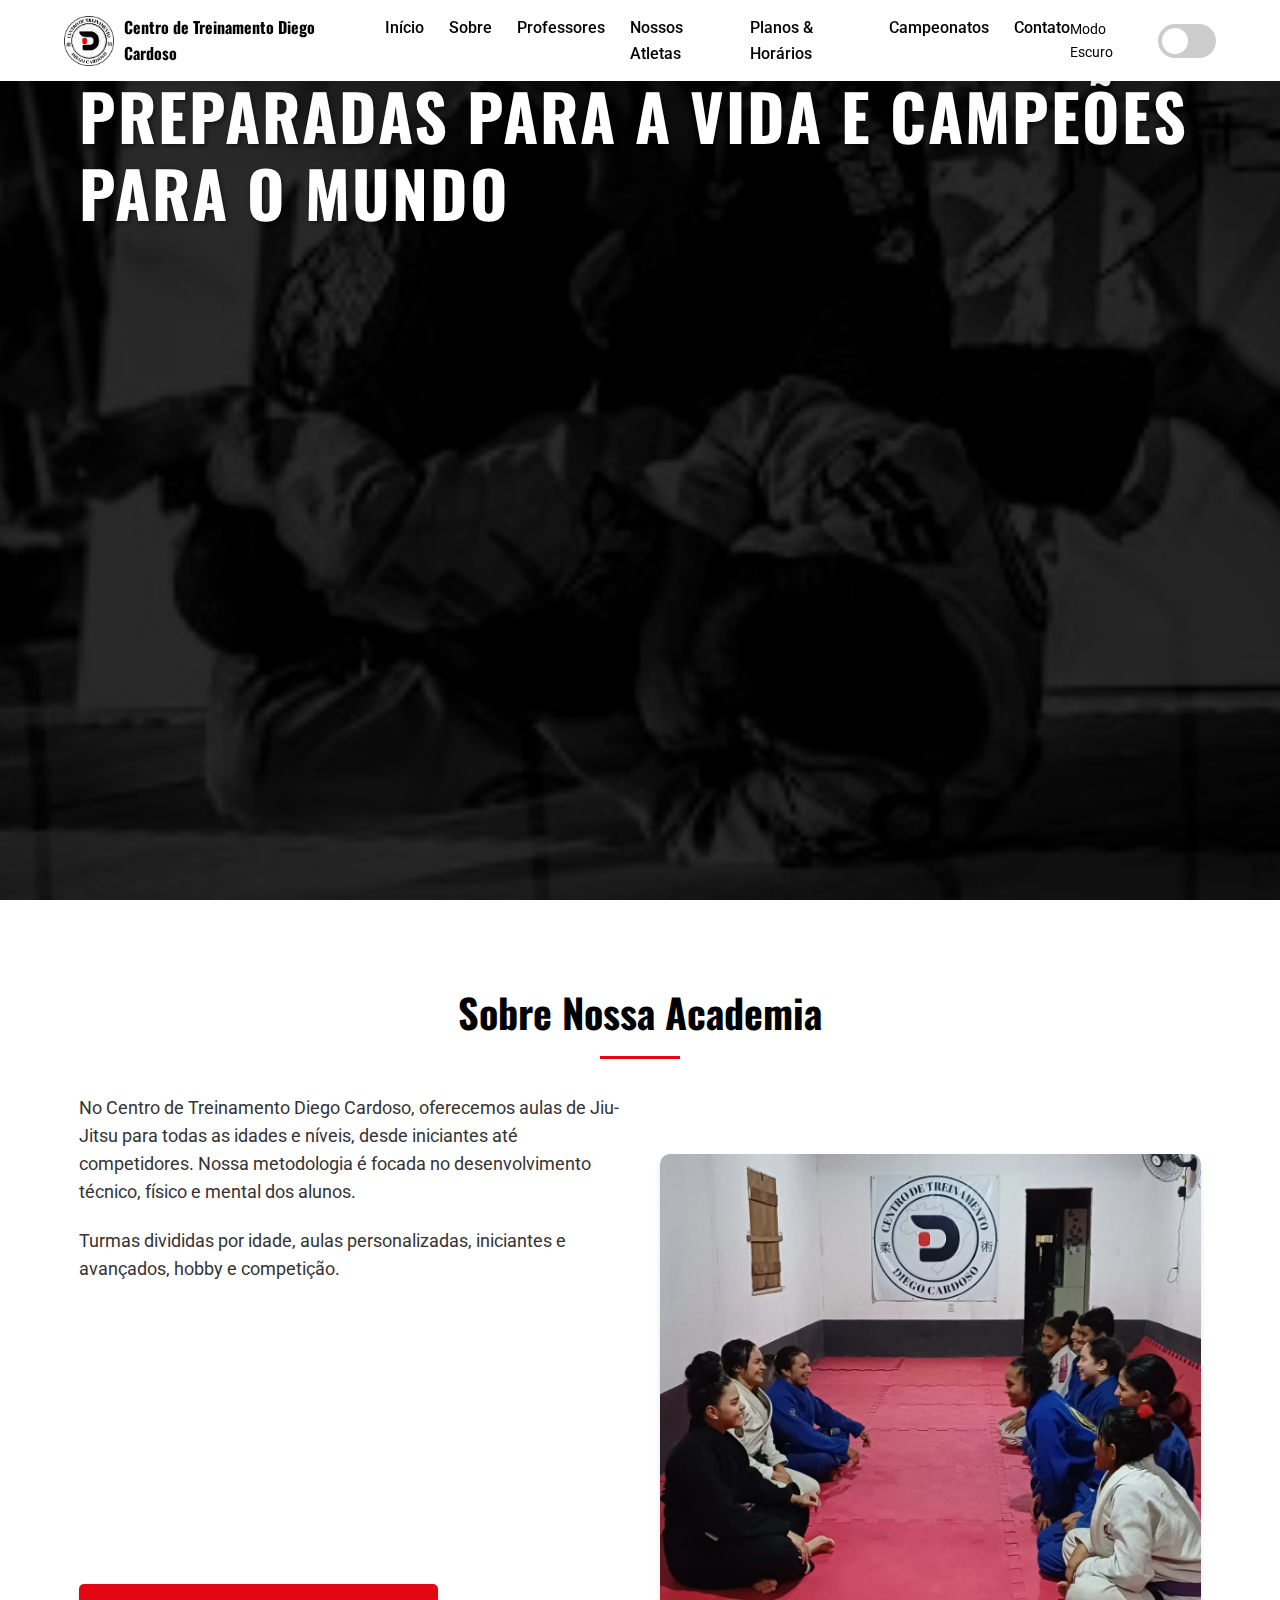
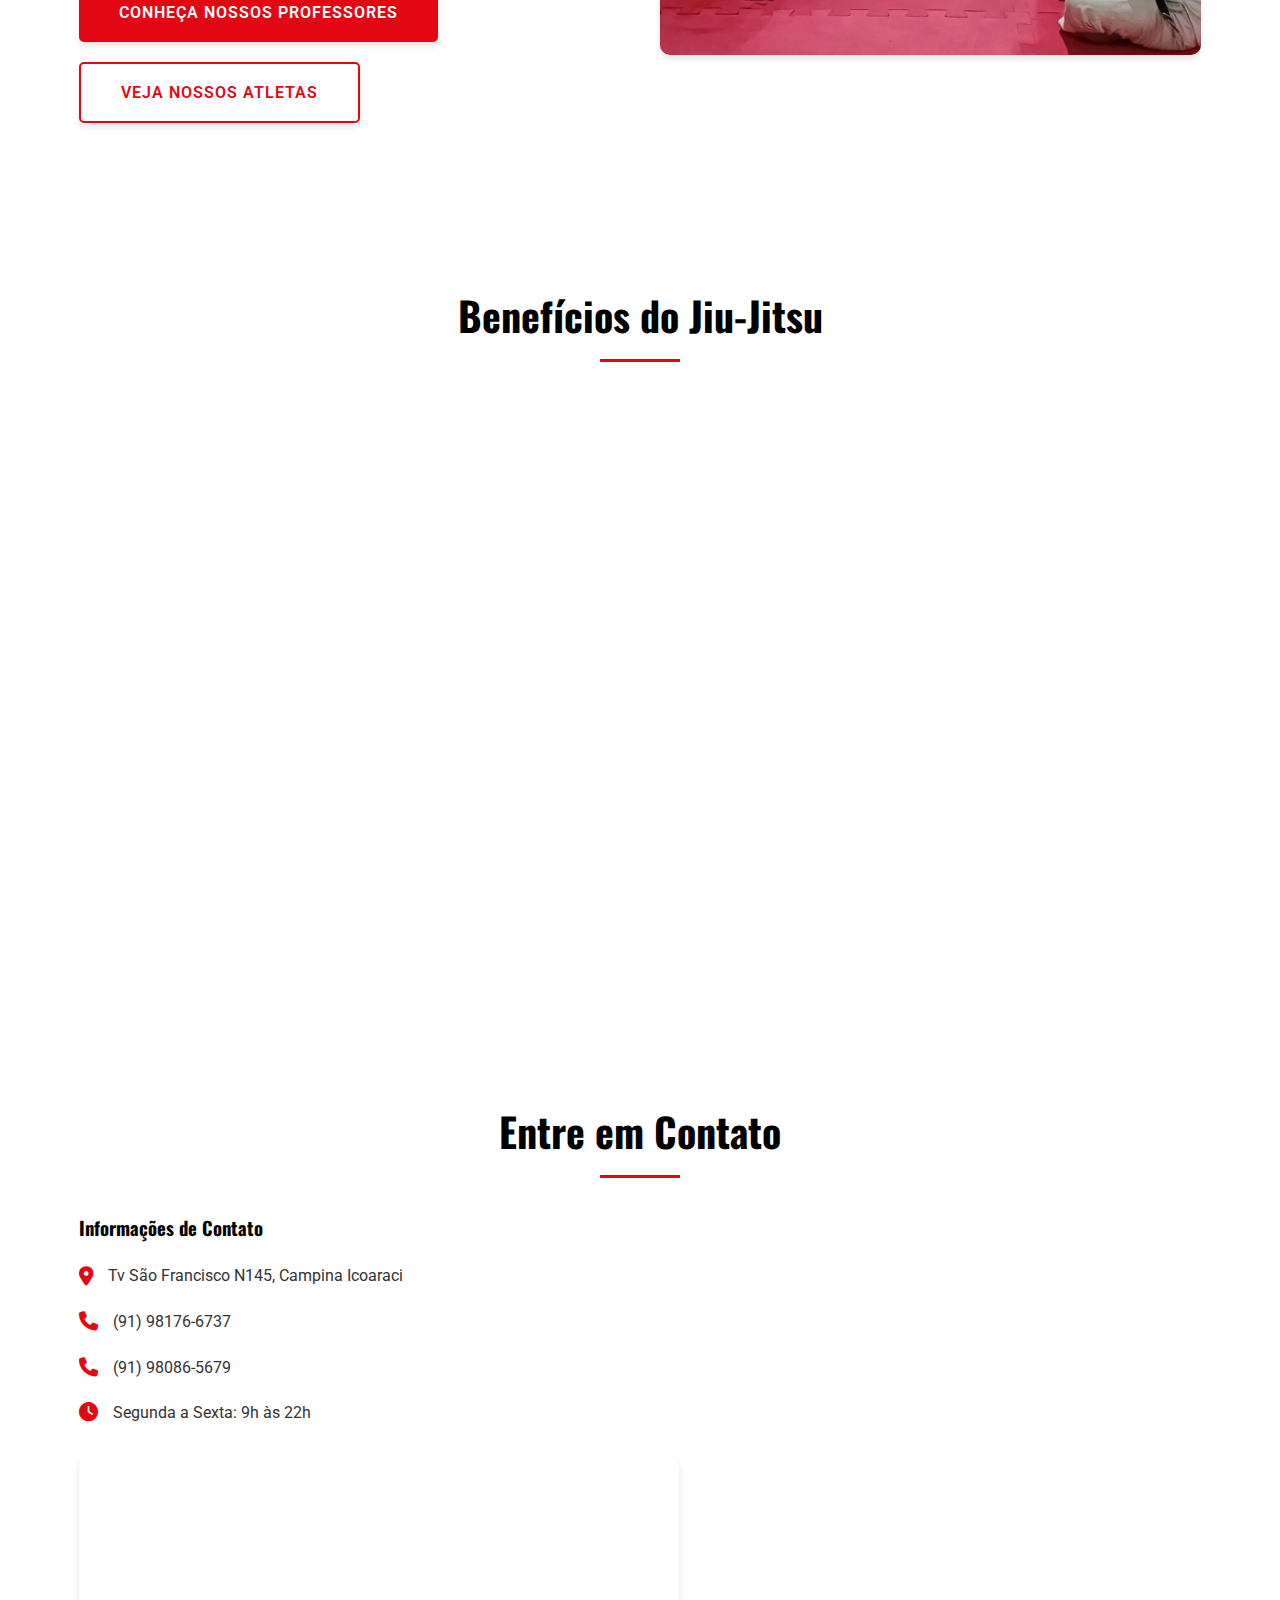
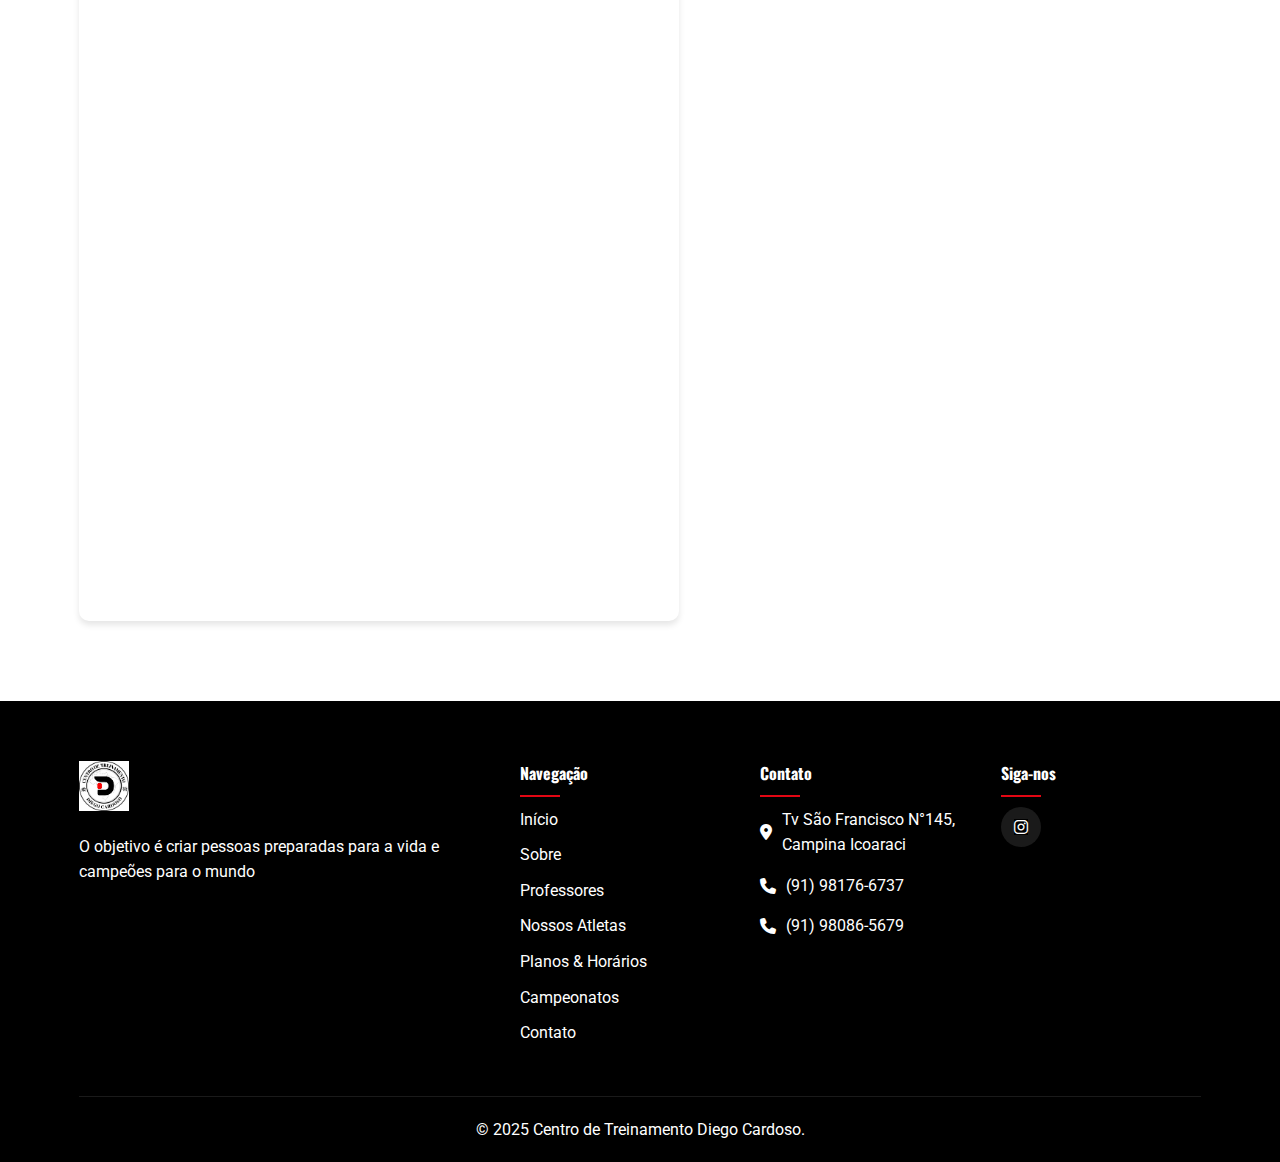
<file: index.html>
<!DOCTYPE html>
<html lang="pt-BR">
<head>
    <meta charset="UTF-8">
    <meta name="viewport" content="width=device-width, initial-scale=1.0">
    <title>Centro de Treinamento Diego Cardoso</title>
    <link rel="stylesheet" href="styles/main.css">
    <link rel="preconnect" href="https://fonts.googleapis.com">
    <link rel="preconnect" href="https://fonts.gstatic.com" crossorigin>
    <link href="https://fonts.googleapis.com/css2?family=Oswald:wght@400;500;600;700&family=Roboto:wght@300;400;500;700&display=swap" rel="stylesheet">
    <link rel="stylesheet" href="https://cdnjs.cloudflare.com/ajax/libs/font-awesome/6.4.0/css/all.min.css">
</head>
<body class="light-theme">
    <header>
        <div class="container">
            <div class="logo">
                <img src="images/logo/logo.png" alt="Centro de Treinamento Diego Cardoso" id="main-logo">
                <span>Centro de Treinamento Diego Cardoso</span>
            </div>
            <nav>
                <ul>
                    <li><a href="#home">Início</a></li>
                    <li><a href="#about">Sobre</a></li>
                    <li><a href="pages/professores.html">Professores</a></li>
                    <li><a href="pages/nossos_atletas.html">Nossos Atletas</a></li>
                    <li><a href="pages/planos_e_horarios.html">Planos & Horários</a></li>
                    <li><a href="pages/campeonatos.html">Campeonatos</a></li>
                    <li><a href="#contact">Contato</a></li>
                </ul>
            </nav>
            <div class="theme-switch-wrapper">
                <span class="theme-switch-label">Modo Escuro</span>
                <label class="theme-switch">
                    <input type="checkbox" id="theme-checkbox">
                    <span class="slider round"></span>
                </label>
            </div>
            <div class="menu-toggle">
                <i class="fas fa-bars"></i>
            </div>
        </div>
    </header>

    <section id="home" class="hero">
        <div class="hero-overlay">
            <div class="container">
                <h1 class="animate-fade-in">O objetivo é criar pessoas preparadas para a vida e campeões para o mundo</h1>
                <p class="animate-fade-in-delay">Jiu-Jitsu para todas as idades e níveis</p>
                <a href="#contact" class="btn btn-primary animate-fade-in-delay-2">Comece Agora</a>
            </div>
        </div>
    </section>

    <section id="about" class="about">
        <div class="container">
            <h2>Sobre Nossa Academia</h2>
            <div class="about-content">
                <div class="about-text">
                    <p>No Centro de Treinamento Diego Cardoso, oferecemos aulas de Jiu-Jitsu para todas as idades e níveis, desde iniciantes até competidores. Nossa metodologia é focada no desenvolvimento técnico, físico e mental dos alunos.</p>
                    <p>Turmas divididas por idade, aulas personalizadas, iniciantes e avançados, hobby e competição.</p>
                    <div class="features">
                        <div class="feature">
                            <i class="fas fa-users"></i>
                            <h3>Turmas Divididas</h3>
                            <p>Por idade e nível técnico</p>
                        </div>
                        <div class="feature">
                            <i class="fas fa-user-graduate"></i>
                            <h3>Aulas Personalizadas</h3>
                            <p>Atendimento individualizado</p>
                        </div>
                        <div class="feature">
                            <i class="fas fa-trophy"></i>
                            <h3>Hobby & Competição</h3>
                            <p>Para todos os objetivos</p>
                        </div>
                    </div>
                    <div class="cta-buttons">
                        <a href="pages/professores.html" class="btn btn-primary">Conheça Nossos Professores</a>
                        <a href="pages/nossos_atletas.html" class="btn btn-outline">Veja Nossos Atletas</a>
                    </div>
                </div>
                <div class="about-image">
                    <img src="images/ct/academy-interior.jpg" alt="Interior da Academia">
                </div>
            </div>
        </div>
    </section>

    <section id="benefits" class="benefits">
        <div class="container">
            <h2>Benefícios do Jiu-Jitsu</h2>
            <div class="benefits-grid">
                <div class="benefit-item">
                    <div class="benefit-icon">
                        <i class="fas fa-shield-alt"></i>
                    </div>
                    <h3>Autodefesa</h3>
                    <p>Aprenda técnicas eficazes para se defender em situações de risco.</p>
                </div>
                <div class="benefit-item">
                    <div class="benefit-icon">
                        <i class="fas fa-heartbeat"></i>
                    </div>
                    <h3>Condicionamento Físico</h3>
                    <p>Melhore sua resistência, força e flexibilidade com treinos completos.</p>
                </div>
                <div class="benefit-item">
                    <div class="benefit-icon">
                        <i class="fas fa-brain"></i>
                    </div>
                    <h3>Disciplina Mental</h3>
                    <p>Desenvolva foco, concentração e controle emocional.</p>
                </div>
                <div class="benefit-item">
                    <div class="benefit-icon">
                        <i class="fas fa-users"></i>
                    </div>
                    <h3>Socialização</h3>
                    <p>Faça parte de uma comunidade unida e faça novas amizades.</p>
                </div>
                <div class="benefit-item">
                    <div class="benefit-icon">
                        <i class="fas fa-smile"></i>
                    </div>
                    <h3>Autoestima</h3>
                    <p>Ganhe confiança e autoestima com a superação de desafios.</p>
                </div>
                <div class="benefit-item">
                    <div class="benefit-icon">
                        <i class="fas fa-trophy"></i>
                    </div>
                    <h3>Competição</h3>
                    <p>Oportunidade de competir e testar suas habilidades.</p>
                </div>
            </div>
        </div>
    </section>

    <section id="contact" class="contact">
        <div class="container">
            <h2>Entre em Contato</h2>
            <div class="contact-content">
                <div class="contact-info">
                    <h3>Informações de Contato</h3>
                    <div class="contact-item">
                        <i class="fas fa-map-marker-alt"></i>
                        <p>Tv São Francisco N145, Campina Icoaraci</p>
                    </div>
                    <div class="contact-item">
                        <i class="fas fa-phone"></i>
                        <p>(91) 98176-6737</p>
                    </div>
                    <div class="contact-item">
                        <i class="fas fa-phone"></i>
                        <p>(91) 98086-5679</p>
                    </div>
                    <div class="contact-item">
                        <i class="fas fa-clock"></i>
                        <p>Segunda a Sexta: 9h às 22h</p>
                    </div>
                    <div class="map">
                        <iframe src="https://www.google.com/maps/embed?pb=!4v1769627940226!6m8!1m7!1sSOAxosLb5Xbmo_kAONSKgQ!2m2!1d-1.296105068351123!2d-48.47257532576999!3f118.32930666733013!4f1.5240912970436682!5f0.7820865974627469" width="600" height="450" style="border:0;" allowfullscreen="" loading="lazy" referrerpolicy="no-referrer-when-downgrade"></iframe>
                        <iframe src="https://www.google.com/maps/embed?pb=!1m18!1m12!1m3!1d249.2998417696324!2d-48.47288185857776!3d-1.2961394486252995!2m3!1f0!2f0!3f0!3m2!1i1024!2i768!4f13.1!3m3!1m2!1s0x92a466993df741f7%3A0xd9ed4e13527e7e4d!2sR.%20Sarg.%20Joaquim%20Resende%2C%20147%20-%20Campina%20de%20Icoaraci%2C%20Bel%C3%A9m%20-%20PA%2C%2066813-140!5e0!3m2!1spt-BR!2sbr!4v1769618830981!5m2!1spt-BR!2sbr" width="100%" height="300" style="border:0;" allowfullscreen="" loading="lazy" referrerpolicy="no-referrer-when-downgrade"></iframe>
                    </div>
                </div>
            </div>
        </div>
    </section>

    <footer>
        <div class="container">
            <div class="footer-content">
                <div class="footer-logo">
                    <img src="images/logo/logo.png" alt="Centro de Treinamento Diego Cardoso" id="footer-logo">
                    <p>O objetivo é criar pessoas preparadas para a vida e campeões para o mundo</p>
                </div>
                <div class="footer-links">
                    <h4>Navegação</h4>
                    <ul>
                        <li><a href="index.html">Início</a></li>
                        <li><a href="#about">Sobre</a></li>
                        <li><a href="pages/professores.html">Professores</a></li>
                        <li><a href="pages/nossos_atletas.html">Nossos Atletas</a></li>
                        <li><a href="pages/planos_e_horarios.html">Planos & Horários</a></li>
                        <li><a href="pages/campeonatos.html">Campeonatos</a></li>
                        <li><a href="#contact">Contato</a></li>
                    </ul>
                </div>
                <div class="footer-contact">
                    <h4>Contato</h4>
                    <p><i class="fas fa-map-marker-alt"></i> Tv São Francisco N°145, Campina Icoaraci</p>
                    <p><i class="fas fa-phone"></i> (91) 98176-6737</p>
                    <p><i class="fas fa-phone"></i> (91) 98086-5679</p>
                </div>
                <div class="footer-social">
                    <h4>Siga-nos</h4>
                    <div class="social-icons">
                        <a href="https://www.instagram.com/ct_diegocardoso/"><i class="fab fa-instagram"></i></a>
                    </div>
                </div>
            </div>
            <div class="footer-bottom">
                <p>&copy; 2025 Centro de Treinamento Diego Cardoso.</p>
            </div>
        </div>
    </footer>

    <script src="scripts/main.js"></script>
    <script src="styles/theme-switcher.js"></script>
</body>
</html>
</file>
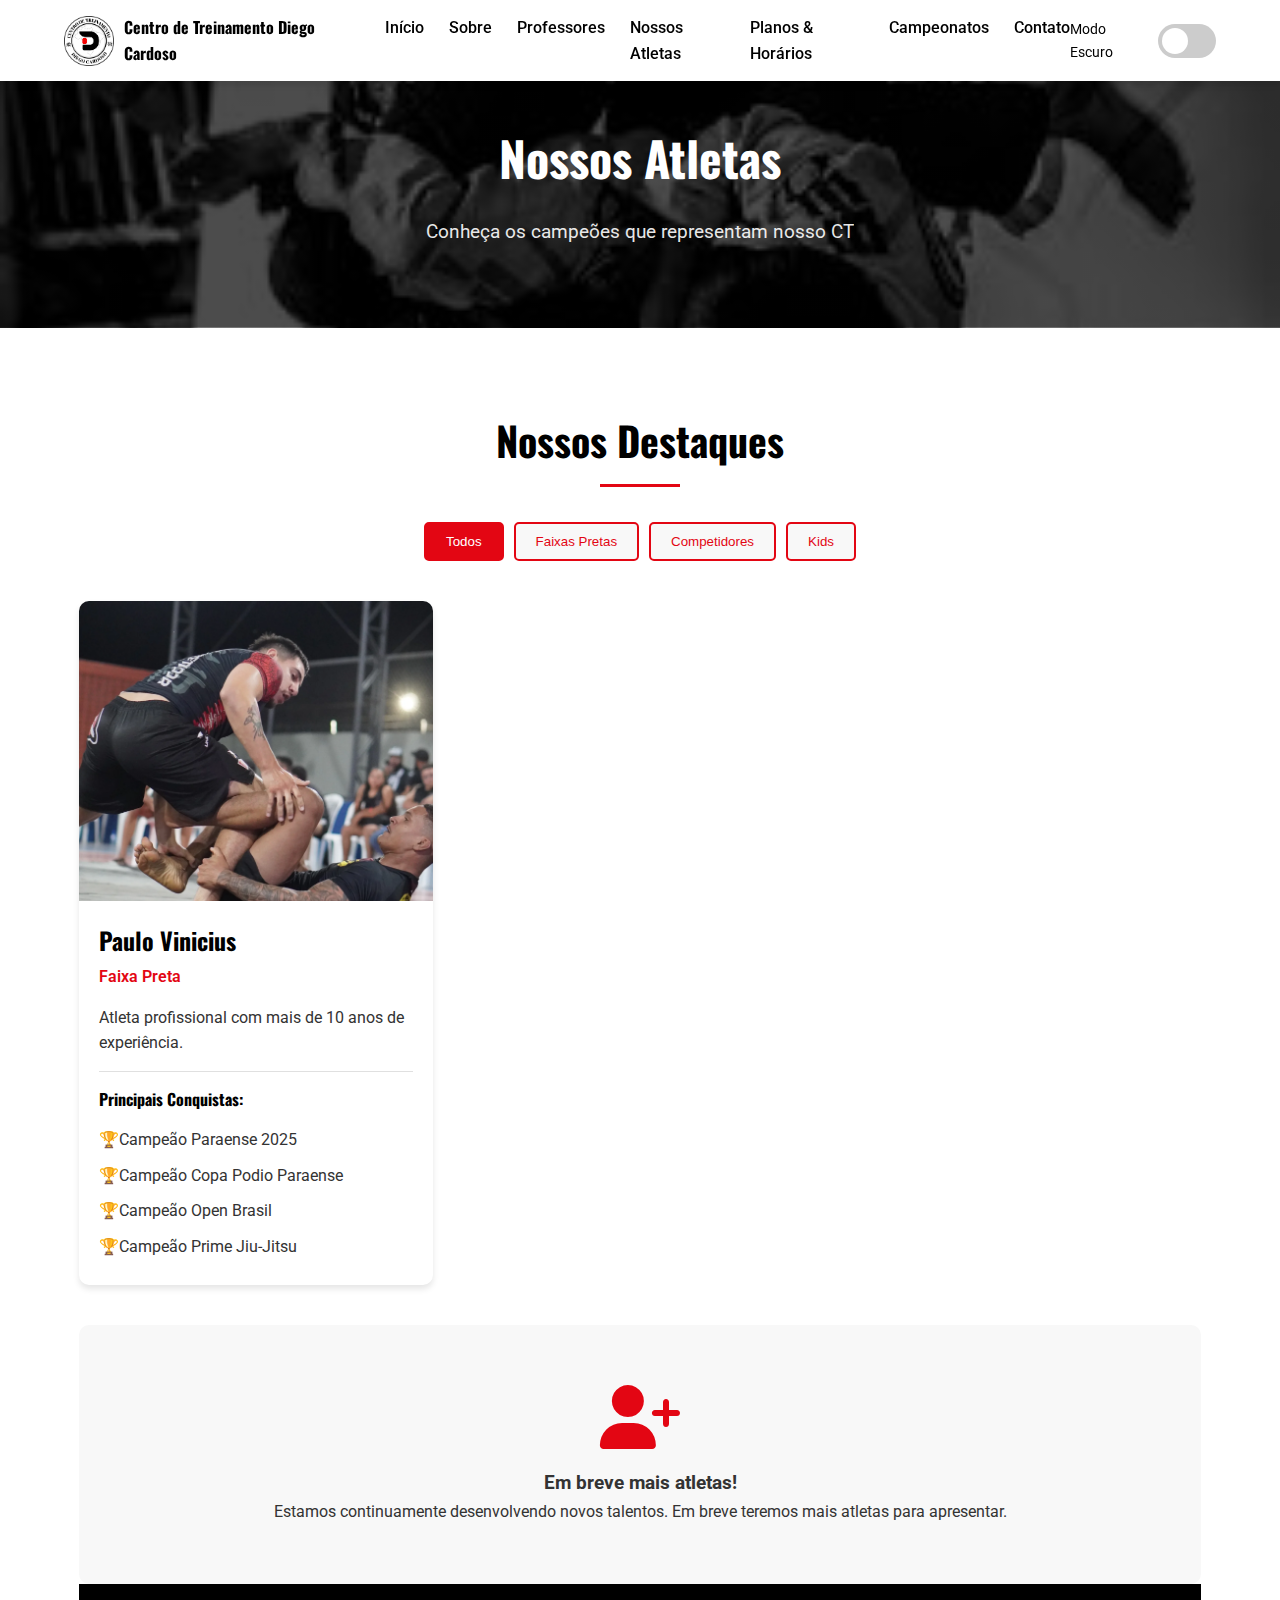
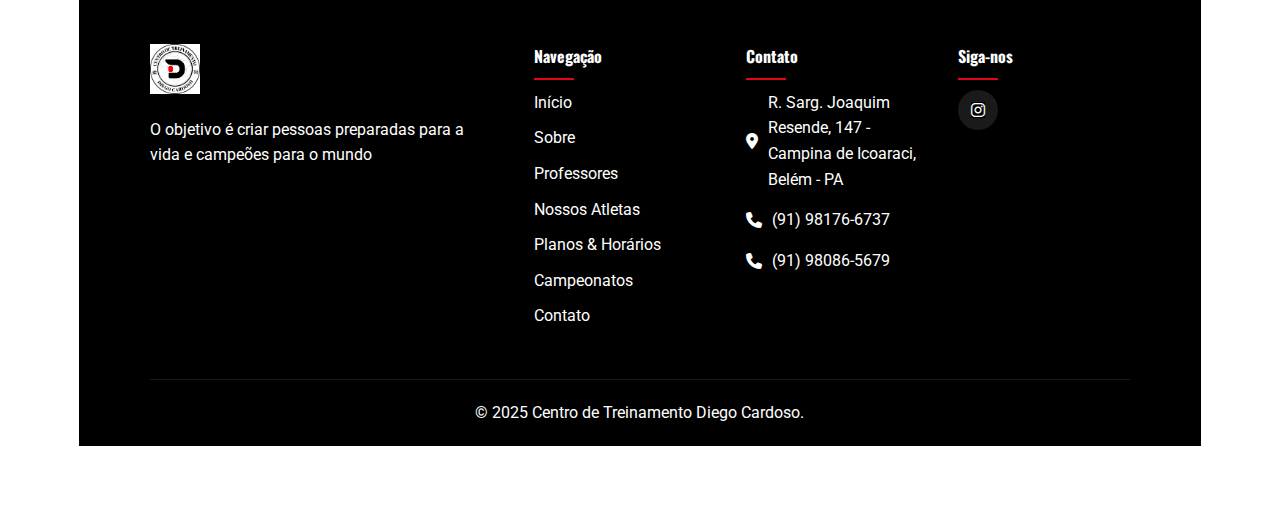
<file: pages/nossos_atletas.html>
<!DOCTYPE html>
<html lang="pt-BR">
<head>
    <meta charset="UTF-8">
    <meta name="viewport" content="width=device-width, initial-scale=1.0">
    <title>Nossos Atletas - Centro de Treinamento Diego Cardoso</title>
    <link rel="stylesheet" href="../styles/main.css">
    <link rel="preconnect" href="https://fonts.googleapis.com">
    <link rel="preconnect" href="https://fonts.gstatic.com" crossorigin>
    <link href="https://fonts.googleapis.com/css2?family=Oswald:wght@400;500;600;700&family=Roboto:wght@300;400;500;700&display=swap" rel="stylesheet">
    <link rel="stylesheet" href="https://cdnjs.cloudflare.com/ajax/libs/font-awesome/6.4.0/css/all.min.css">
    <style>
        .athletes-filter {
            text-align: center;
            margin-bottom: 40px;
        }
        
        .filter-buttons {
            display: flex;
            justify-content: center;
            gap: 10px;
            flex-wrap: wrap;
            margin-top: 20px;
        }
        
        .filter-btn {
            padding: 10px 20px;
            background: var(--card-bg);
            border: 2px solid var(--primary-color);
            color: var(--primary-color);
            border-radius: 5px;
            cursor: pointer;
            transition: var(--transition);
        }
        
        .filter-btn.active {
            background: var(--primary-color);
            color: white;
        }
        
        .athletes-grid {
            display: grid;
            grid-template-columns: repeat(auto-fill, minmax(300px, 1fr));
            gap: 30px;
            margin-top: 30px;
        }
        
        .athlete-card {
            background: var(--accent-color);
            border-radius: 10px;
            overflow: hidden;
            box-shadow: var(--shadow);
            transition: var(--transition);
        }
        
        .athlete-card:hover {
            transform: translateY(-10px);
        }
        
        .athlete-image {
            height: 300px;
            overflow: hidden;
        }
        
        .athlete-image img {
            width: 100%;
            height: 100%;
            object-fit: cover;
            transition: var(--transition);
        }
        
        .athlete-card:hover .athlete-image img {
            transform: scale(1.1);
        }
        
        .athlete-info {
            padding: 20px;
        }
        
        .athlete-name {
            font-family: 'Oswald', sans-serif;
            font-size: 1.5rem;
            margin-bottom: 5px;
            color: var(--secondary-color);
        }
        
        .athlete-belt {
            color: var(--primary-color);
            font-weight: 600;
            margin-bottom: 15px;
        }
        
        .athlete-achievements {
            margin-top: 15px;
            padding-top: 15px;
            border-top: 1px solid var(--border-color);
        }
        
        .athlete-achievements h4 {
            font-family: 'Oswald', sans-serif;
            margin-bottom: 10px;
            color: var(--secondary-color);
        }
        
        .athlete-achievements ul {
            list-style: none;
            padding-left: 0;
        }
        
        .athlete-achievements li {
            padding: 5px 0;
            position: relative;
            padding-left: 20px;
        }
        
        .athlete-achievements li:before {
            content: "🏆";
            position: absolute;
            left: 0;
        }
        
        .notes-section {
            background: var(--card-bg);
            padding: 40px;
            border-radius: 10px;
            margin-top: 60px;
        }
        
        .notes-section h3 {
            font-family: 'Oswald', sans-serif;
            margin-bottom: 20px;
            color: var(--secondary-color);
        }
        
        .note-item {
            background: var(--accent-color);
            padding: 15px;
            border-radius: 5px;
            margin-bottom: 15px;
            border-left: 4px solid var(--primary-color);
        }
        
        /* Estilo para seção vazia */
        .empty-section {
            text-align: center;
            padding: 60px 20px;
            background: var(--card-bg);
            border-radius: 10px;
            margin-top: 40px;
        }
        
        .empty-section i {
            font-size: 4rem;
            color: var(--primary-color);
            margin-bottom: 20px;
        }
    </style>
</head>
<body class="light-theme">
    <header>
        <div class="container">
            <div class="logo">
                <img src="../images/logo/logo.png" alt="Centro de Treinamento Diego Cardoso" id="main-logo">
                <span>Centro de Treinamento Diego Cardoso</span>
            </div>
            <nav>
                <ul>
                    <li><a href="../index.html">Início</a></li>
                    <li><a href="../index.html#about">Sobre</a></li>
                    <li><a href="professores.html">Professores</a></li>
                    <li><a href="nossos_atletas.html">Nossos Atletas</a></li>
                    <li><a href="planos_e_horarios.html">Planos & Horários</a></li>
                    <li><a href="campeonatos.html">Campeonatos</a></li>
                    <li><a href="../index.html#contact">Contato</a></li>
                </ul>
            </nav>
            <div class="theme-switch-wrapper">
                <span class="theme-switch-label">Modo Escuro</span>
                <label class="theme-switch">
                    <input type="checkbox" id="theme-checkbox">
                    <span class="slider round"></span>
                </label>
            </div>
            <div class="menu-toggle">
                <i class="fas fa-bars"></i>
            </div>
        </div>
    </header>

    <section class="hero-internal">
        <div class="container">
            <h1>Nossos Atletas</h1>
            <p>Conheça os campeões que representam nosso CT</p>
        </div>
    </section>

    <section class="athletes">
        <div class="container">
            <div class="athletes-filter">
                <h2>Nossos Destaques</h2>
                <div class="filter-buttons">
                    <button class="filter-btn active" data-filter="all">Todos</button>
                    <button class="filter-btn" data-filter="black-belt">Faixas Pretas</button>
                    <button class="filter-btn" data-filter="competitors">Competidores</button>
                    <button class="filter-btn" data-filter="kids">Kids</button>
                </div>
            </div>

            <div class="athletes-grid">
                <!-- Atleta 1 - Paulo Vinicius (Faixa Preta) -->
                <div class="athlete-card" data-category="black-belt competitors">
                    <div class="athlete-image">
                        <img src="../images/atletas/paulo-vinicius.png" alt="Paulo Vinicius">
                    </div>
                    <div class="athlete-info">
                        <h3 class="athlete-name">Paulo Vinicius</h3>
                        <p class="athlete-belt">Faixa Preta</p>
                        <p>Atleta profissional com mais de 10 anos de experiência.</p>
                        
                        <div class="athlete-achievements">
                            <h4>Principais Conquistas:</h4>
                            <ul>
                                <li>Campeão Paraense 2025</li>
                                <li>Campeão Copa Podio Paraense</li>
                                <li>Campeão Open Brasil</li>
                                <li>Campeão Prime Jiu-Jitsu</li>
                            </ul>
                        </div>
                    </div>
                </div>

                <!-- Atleta 2 - Espaço para novo atleta -->
                <!--
                <div class="athlete-card" data-category="competitors">
                    <div class="athlete-image">
                        <img src="../images/atletas/placeholder-atleta.jpg" alt="Novo Atleta">
                    </div>
                    <div class="athlete-info">
                        <h3 class="athlete-name">[Nome do Atleta 2]</h3>
                        <p class="athlete-belt">[Faixa]</p>
                        <p>[Breve descrição do atleta]</p>
                        
                        <div class="athlete-achievements">
                            <h4>Principais Conquistas:</h4>
                            <ul>
                                <li>[Conquista 1]</li>
                                <li>[Conquista 2]</li>
                                <li>[Conquista 3]</li>
                            </ul>
                        </div>
                    </div>
                </div>

                <!-- Atleta 3 - Espaço para novo atleta -->
                <!--
                <div class="athlete-card" data-category="kids">
                    <div class="athlete-image">
                        <img src="../images/atletas/placeholder-atleta.jpg" alt="Novo Atleta Kids">
                    </div>
                    <div class="athlete-info">
                        <h3 class="athlete-name">[Nome do Atleta Kids]</h3>
                        <p class="athlete-belt">[Faixa Infantil]</p>
                        <p>[Breve descrição do atleta mirim]</p>
                        
                        <div class="athlete-achievements">
                            <h4>Principais Conquistas:</h4>
                            <ul>
                                <li>[Conquista 1]</li>
                                <li>[Conquista 2]</li>
                                <li>[Conquista 3]</li>
                            </ul>
                        </div>
                    </div>
                </div>
                -->
            </div>

            <!-- Seção para futuros atletas -->
            <div class="empty-section">
                <i class="fas fa-user-plus"></i>
                <h3>Em breve mais atletas!</h3>
                <p>Estamos continuamente desenvolvendo novos talentos. Em breve teremos mais atletas para apresentar.</p>
            </div>

            <!-- Seção de Anotações para Futuros Atletas 
            <div class="notes-section">
                <h3>Anotações para Novos Atletas</h3>
                
                <div class="note-item">
                    <h4>Atleta 1 - Paulo Vinicius</h4>
                    <p><strong>Faixa:</strong> Preta</p>
                    <p><strong>Categoria:</strong> Adulto</p>
                    <p><strong>Anos de treino:</strong> 10+</p>
                    <p><strong>Conquistas:</strong> Campeão Paraense 2025, Copa Podio Paraense, Open Brasil, Prime Jiu-Jitsu</p>
                </div>

                <div class="note-item">
                    <h4>Modelo para Novos Atletas:</h4>
                    <p><strong>Estrutura de cadastro:</strong></p>
                    <ul>
                        <li>Nome completo</li>
                        <li>Faixa atual</li>
                        <li>Categoria (idade/peso)</li>
                        <li>Tempo de treino</li>
                        <li>Principais conquistas</li>
                        <li>Foto em uniforme do CT</li>
                    </ul>
                </div>
            </div>
        </div>
    </section>
    -->

    <footer>
        <div class="container">
            <div class="footer-content">
                <div class="footer-logo">
                    <img src="../images/logo/logo.png" alt="Centro de Treinamento Diego Cardoso" id="footer-logo">
                    <p>O objetivo é criar pessoas preparadas para a vida e campeões para o mundo</p>
                </div>
                <div class="footer-links">
                    <h4>Navegação</h4>
                    <ul>
                        <li><a href="../index.html">Início</a></li>
                        <li><a href="../index.html#about">Sobre</a></li>
                        <li><a href="professores.html">Professores</a></li>
                        <li><a href="nossos_atletas.html">Nossos Atletas</a></li>
                        <li><a href="planos_e_horarios.html">Planos & Horários</a></li>
                        <li><a href="campeonatos.html">Campeonatos</a></li>
                        <li><a href="../index.html#contact">Contato</a></li>
                    </ul>
                </div>
                <div class="footer-contact">
                    <h4>Contato</h4>
                    <p><i class="fas fa-map-marker-alt"></i> R. Sarg. Joaquim Resende, 147 - Campina de Icoaraci, Belém - PA</p>
                    <p><i class="fas fa-phone"></i> (91) 98176-6737</p>
                    <p><i class="fas fa-phone"></i> (91) 98086-5679</p>
                </div>
                <div class="footer-social">
                    <h4>Siga-nos</h4>
                    <div class="social-icons">
                        <a href="https://www.instagram.com/ct_diegocardoso/"><i class="fab fa-instagram"></i></a>
                    </div>
                </div>
            </div>
            <div class="footer-bottom">
                <p>&copy; 2025 Centro de Treinamento Diego Cardoso.</p>
            </div>
        </div>
    </footer>

    <script src="../scripts/main.js"></script>
    <script src="../styles/theme-switcher.js"></script>
    <script>
        // Filtro de atletas
        document.addEventListener('DOMContentLoaded', function() {
            const filterButtons = document.querySelectorAll('.filter-btn');
            const athleteCards = document.querySelectorAll('.athlete-card');
            
            filterButtons.forEach(button => {
                button.addEventListener('click', function() {
                    // Remove active class from all buttons
                    filterButtons.forEach(btn => btn.classList.remove('active'));
                    
                    // Add active class to clicked button
                    this.classList.add('active');
                    
                    const filterValue = this.getAttribute('data-filter');
                    
                    // Show/hide athlete cards based on filter
                    athleteCards.forEach(card => {
                        if (filterValue === 'all') {
                            card.style.display = 'block';
                        } else {
                            const categories = card.getAttribute('data-category');
                            if (categories.includes(filterValue)) {
                                card.style.display = 'block';
                            } else {
                                card.style.display = 'none';
                            }
                        }
                    });
                });
            });
        });
    </script>
</body>
</html>
</file>
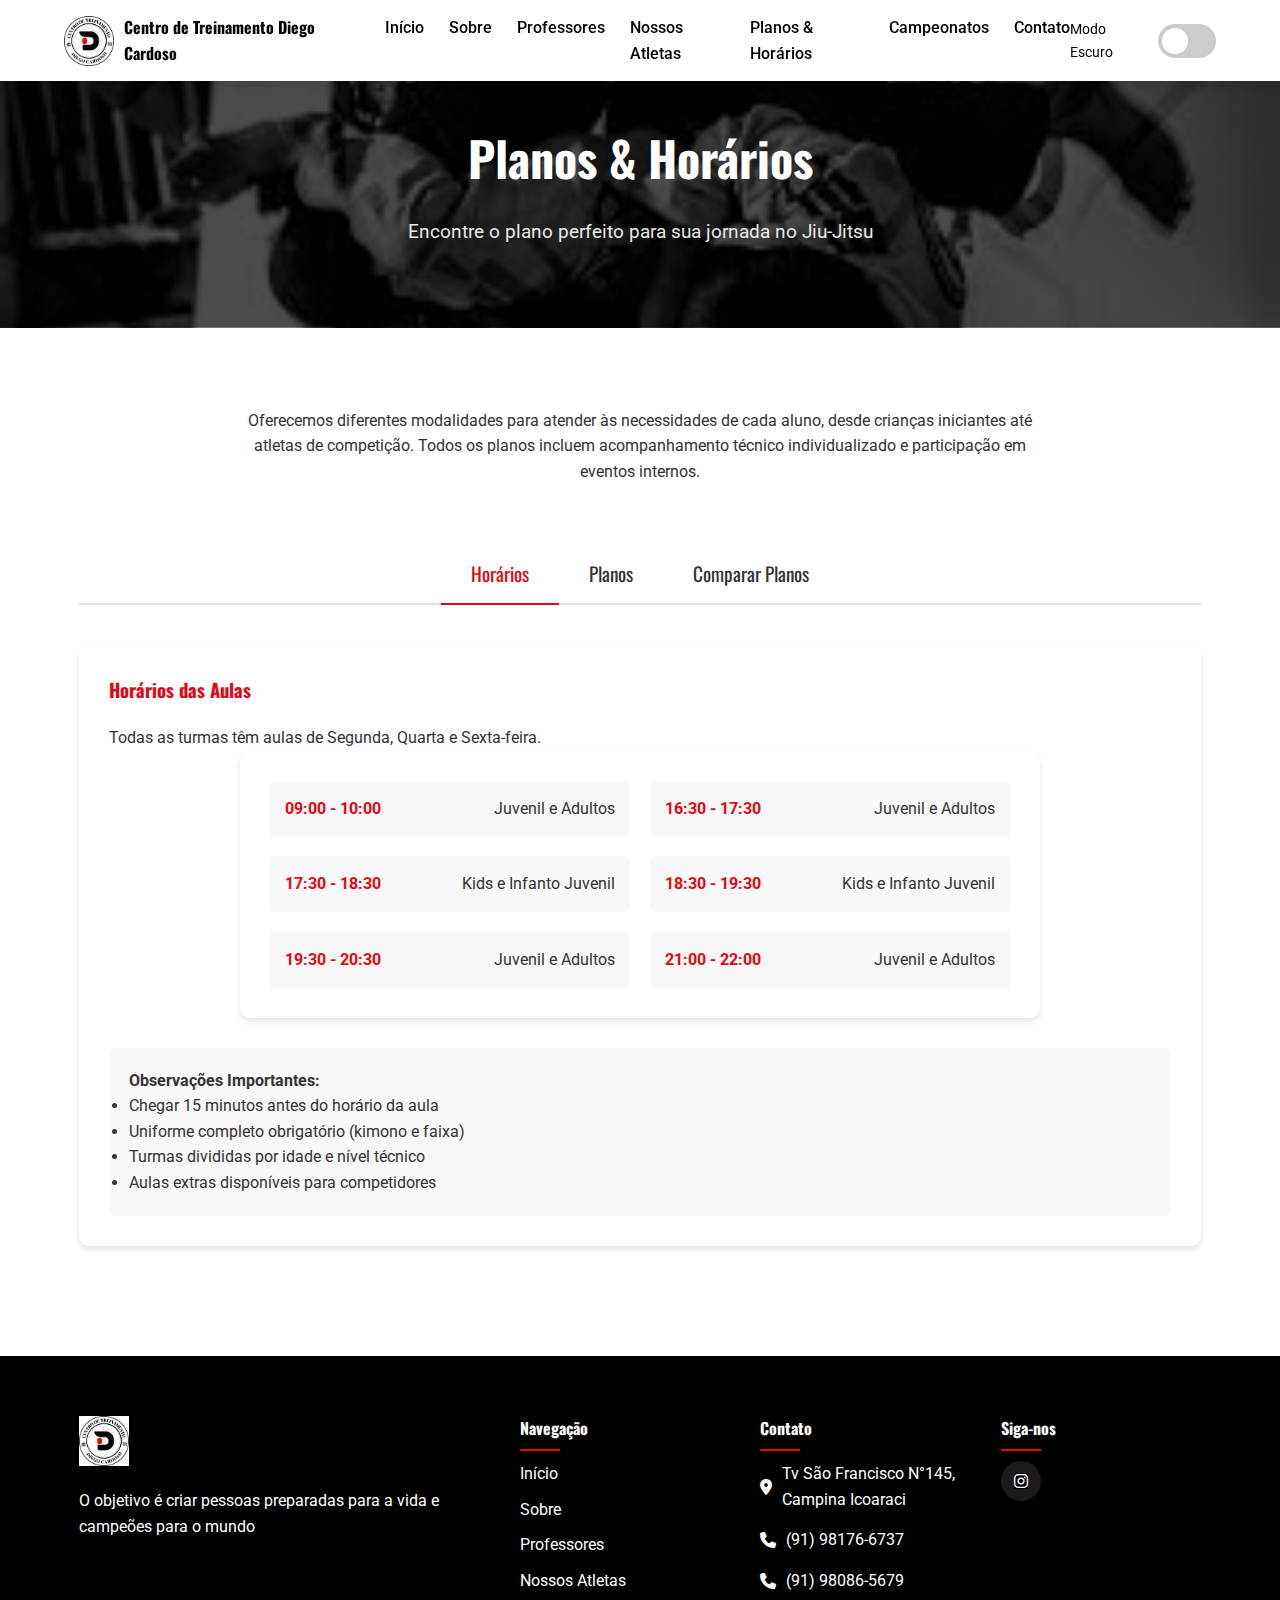
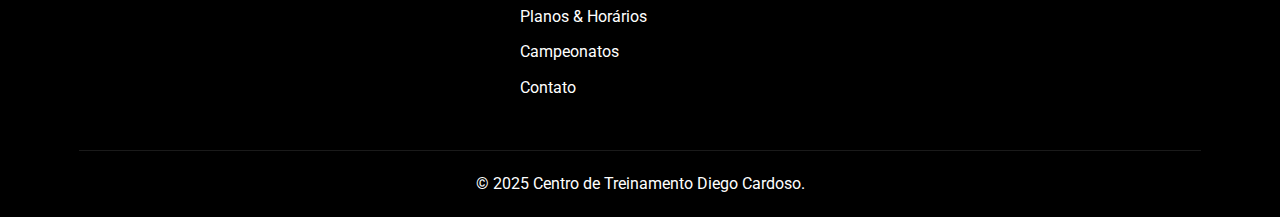
<file: pages/planos_e_horarios.html>
<!DOCTYPE html>
<html lang="pt-BR">
<head>
    <meta charset="UTF-8">
    <meta name="viewport" content="width=device-width, initial-scale=1.0">
    <title>Planos & Horários - Centro de Treinamento Diego Cardoso</title>
    <link rel="stylesheet" href="../styles/main.css">
    <link rel="preconnect" href="https://fonts.googleapis.com">
    <link rel="preconnect" href="https://fonts.gstatic.com" crossorigin>
    <link href="https://fonts.googleapis.com/css2?family=Oswald:wght@400;500;600;700&family=Roboto:wght@300;400;500;700&display=swap" rel="stylesheet">
    <link rel="stylesheet" href="https://cdnjs.cloudflare.com/ajax/libs/font-awesome/6.4.0/css/all.min.css">
    <style>
        .page-intro {
            text-align: center;
            max-width: 800px;
            margin: 0 auto 60px;
        }
        
        .tabs {
            display: flex;
            justify-content: center;
            margin-bottom: 40px;
            border-bottom: 2px solid var(--border-color);
        }
        
        .tab-btn {
            padding: 15px 30px;
            background: none;
            border: none;
            font-family: 'Oswald', sans-serif;
            font-size: 1.2rem;
            cursor: pointer;
            position: relative;
            color: var(--text-color);
            transition: var(--transition);
        }
        
        .tab-btn.active {
            color: var(--primary-color);
        }
        
        .tab-btn.active:after {
            content: '';
            position: absolute;
            bottom: -2px;
            left: 0;
            width: 100%;
            height: 2px;
            background: var(--primary-color);
        }
        
        .tab-content {
            display: none;
            animation: fadeIn 0.5s ease;
        }
        
        .tab-content.active {
            display: block;
        }
        
        .info-card {
            background: var(--accent-color);
            padding: 30px;
            border-radius: 10px;
            margin-bottom: 30px;
            box-shadow: var(--shadow);
        }
        
        .info-card h3 {
            color: var(--primary-color);
            margin-bottom: 20px;
            font-family: 'Oswald', sans-serif;
        }
        
        .comparison-table {
            width: 100%;
            border-collapse: collapse;
            margin-top: 30px;
        }
        
        .comparison-table th,
        .comparison-table td {
            padding: 15px;
            text-align: center;
            border: 1px solid var(--border-color);
        }
        
        .comparison-table th {
            background: var(--primary-color);
            color: white;
            font-family: 'Oswald', sans-serif;
        }
        
        .comparison-table tr:nth-child(even) {
            background: var(--card-bg);
        }
        
        .highlight {
            background: var(--primary-color);
            color: white;
            font-weight: bold;
        }
        
        .benefit-list {
            list-style: none;
            padding-left: 0;
        }
        
        .benefit-list li {
            padding: 10px 0;
            border-bottom: 1px solid var(--border-color);
            display: flex;
            align-items: center;
        }
        
        .benefit-list li:before {
            content: "✓";
            color: var(--primary-color);
            font-weight: bold;
            margin-right: 10px;
        }
        
        @keyframes fadeIn {
            from { opacity: 0; }
            to { opacity: 1; }
        }
        
        @media (max-width: 768px) {
            .tabs {
                flex-direction: column;
            }
            
            .comparison-table {
                display: block;
                overflow-x: auto;
            }
        }
    </style>
</head>
<body class="light-theme">
    <header>
        <div class="container">
            <div class="logo">
                <img src="../images/logo/logo.png" alt="Centro de Treinamento Diego Cardoso" id="main-logo">
                <span>Centro de Treinamento Diego Cardoso</span>
            </div>
            <nav>
                <ul>
                    <li><a href="../index.html">Início</a></li>
                    <li><a href="../index.html#about">Sobre</a></li>
                    <li><a href="professores.html">Professores</a></li>
                    <li><a href="nossos_atletas.html">Nossos Atletas</a></li>
                    <li><a href="planos_e_horarios.html">Planos & Horários</a></li>
                    <li><a href="campeonatos.html">Campeonatos</a></li>
                    <li><a href="../index.html#contact">Contato</a></li>
                </ul>
            </nav>
            <div class="theme-switch-wrapper">
                <span class="theme-switch-label">Modo Escuro</span>
                <label class="theme-switch">
                    <input type="checkbox" id="theme-checkbox">
                    <span class="slider round"></span>
                </label>
            </div>
            <div class="menu-toggle">
                <i class="fas fa-bars"></i>
            </div>
        </div>
    </header>

    <section class="hero-internal">
        <div class="container">
            <h1>Planos & Horários</h1>
            <p>Encontre o plano perfeito para sua jornada no Jiu-Jitsu</p>
        </div>
    </section>

    <section class="plans-schedule">
        <div class="container">
            <div class="page-intro">
                <p>Oferecemos diferentes modalidades para atender às necessidades de cada aluno, desde crianças iniciantes até atletas de competição. Todos os planos incluem acompanhamento técnico individualizado e participação em eventos internos.</p>
            </div>
            
            <div class="tabs">
                <button class="tab-btn active" data-tab="horarios">Horários</button>
                <button class="tab-btn" data-tab="planos">Planos</button>
                <button class="tab-btn" data-tab="comparar">Comparar Planos</button>
            </div>
            
            <!-- Tab Horários -->
            <div id="horarios" class="tab-content active">
                <div class="info-card">
                    <h3>Horários das Aulas</h3>
                    <p>Todas as turmas têm aulas de Segunda, Quarta e Sexta-feira.</p>
                    
                    <div class="schedule-container">
                        <div class="schedule-day">
                            <div class="schedule-items">
                                <div class="schedule-item">
                                    <span class="time">09:00 - 10:00</span>
                                    <span class="class">Juvenil e Adultos</span>
                                </div>
                                <div class="schedule-item">
                                    <span class="time">16:30 - 17:30</span>
                                    <span class="class">Juvenil e Adultos</span>
                                </div>
                                <div class="schedule-item">
                                    <span class="time">17:30 - 18:30</span>
                                    <span class="class">Kids e Infanto Juvenil</span>
                                </div>
                                <div class="schedule-item">
                                    <span class="time">18:30 - 19:30</span>
                                    <span class="class">Kids e Infanto Juvenil</span>
                                </div>
                                <div class="schedule-item">
                                    <span class="time">19:30 - 20:30</span>
                                    <span class="class">Juvenil e Adultos</span>
                                </div>
                                <div class="schedule-item">
                                    <span class="time">21:00 - 22:00</span>
                                    <span class="class">Juvenil e Adultos</span>
                                </div>
                            </div>
                        </div>
                    </div>
                    
                    <div class="schedule-notes" style="margin-top: 30px; padding: 20px; background: var(--card-bg); border-radius: 5px;">
                        <h4>Observações Importantes:</h4>
                        <ul>
                            <li>Chegar 15 minutos antes do horário da aula</li>
                            <li>Uniforme completo obrigatório (kimono e faixa)</li>
                            <li>Turmas divididas por idade e nível técnico</li>
                            <li>Aulas extras disponíveis para competidores</li>
                        </ul>
                    </div>
                </div>
            </div>
            
            <!-- Tab Planos -->
            <div id="planos" class="tab-content">
                <div class="pricing-cards">
                    <div class="pricing-card">
                        <h3>Kids</h3>
                        <div class="price">R$ 60<span>/mês</span></div>
                        <ul class="benefit-list">
                            <li>Aulas 3x na semana</li>
                            <li>Aula didática especializada</li>
                            <li>Acompanhamento técnico individual</li>
                            <li>Eventos internos e comemorativos</li>
                            <li>Desenvolvimento psicomotor</li>
                            <li>Valores e disciplina</li>
                        </ul>
                        <a href="../index.html#contact" class="btn btn-outline">Matricule-se</a>
                    </div>
                    
                    <div class="pricing-card featured">
                        <h3>Adultos</h3>
                        <div class="price">R$ 60<span>/mês</span></div>
                        <ul class="benefit-list">
                            <li>Aulas 3x na semana</li>
                            <li>Guia técnico completo</li>
                            <li>Acompanhamento técnico</li>
                            <li>Preparação física integrada</li>
                            <li>Aulas de defesa pessoal</li>
                            <li>Acesso à comunidade do CT</li>
                        </ul>
                        <a href="../index.html#contact" class="btn btn-primary">Matricule-se</a>
                    </div>
                    
                    <div class="pricing-card">
                        <h3>Competição</h3>
                        <div class="price">R$ 60<span>/mês</span></div>
                        <ul class="benefit-list">
                            <li>Aulas pelo menos 3x na semana</li>
                            <li>Preparação competitiva avançada</li>
                            <li>Treinamento específico por categoria</li>
                            <li>Suporte completo para campeonatos</li>
                            <li>Análise de vídeos e adversários</li>
                            <li>Preparação mental e estratégica</li>
                        </ul>
                        <a href="../index.html#contact" class="btn btn-outline">Matricule-se</a>
                    </div>
                </div>
                
                <div class="info-card" style="margin-top: 40px;">
                    <h3>Informações Adicionais</h3>
                    <div style="display: grid; grid-template-columns: repeat(auto-fit, minmax(250px, 1fr)); gap: 20px;">
                        <div>
                            <h4>Formas de Pagamento</h4>
                            <ul>
                                <li>Dinheiro</li>
                                <li>PIX</li>
                                <li>Cartão de crédito</li>
                                <li>Débito automático</li>
                            </ul>
                        </div>
                        <div>
                            <h4>O que está incluso</h4>
                            <ul>
                                <li>Uso do espaço</li>
                                <li>Aulas regulares</li>
                                <li>Acompanhamento</li>
                                <li>Participação em eventos</li>
                            </ul>
                        </div>
                        <div>
                            <h4>Primeira Aula</h4>
                            <p>A primeira aula experimental é gratuita! Entre em contato para agendar.</p>
                        </div>
                    </div>
                </div>
            </div>
            
            <!-- Tab Comparar -->
            <div id="comparar" class="tab-content">
                <div class="info-card">
                    <h3>Comparação de Planos</h3>
                    
                    <table class="comparison-table">
                        <thead>
                            <tr>
                                <th>Benefício</th>
                                <th>Kids</th>
                                <th>Adultos</th>
                                <th>Competição</th>
                            </tr>
                        </thead>
                        <tbody>
                            <tr>
                                <td>Aulas por semana</td>
                                <td>3x</td>
                                <td>3x</td>
                                <td>3x + extras</td>
                            </tr>
                            <tr>
                                <td>Preparação física</td>
                                <td>Básica</td>
                                <td>Integrada</td>
                                <td>Avançada</td>
                            </tr>
                            <tr>
                                <td>Acompanhamento técnico</td>
                                <td>✓</td>
                                <td>✓</td>
                                <td>✓✓</td>
                            </tr>
                            <tr>
                                <td>Suporte para campeonatos</td>
                                <td>-</td>
                                <td>Opcional</td>
                                <td>Completo</td>
                            </tr>
                            <tr>
                                <td>Aulas específicas</td>
                                <td>Didática</td>
                                <td>Defesa pessoal</td>
                                <td>Estratégia competitiva</td>
                            </tr>
                            <tr>
                                <td>Análise de vídeo</td>
                                <td>-</td>
                                <td>-</td>
                                <td>✓</td>
                            </tr>
                            <tr>
                                <td>Preparação mental</td>
                                <td>-</td>
                                <td>Básica</td>
                                <td>Avançada</td>
                            </tr>
                            <tr>
                                <td>Eventos internos</td>
                                <td>✓</td>
                                <td>✓</td>
                                <td>✓</td>
                            </tr>
                            <tr>
                                <td class="highlight">Valor mensal</td>
                                <td class="highlight">R$ 60</td>
                                <td class="highlight">R$ 60</td>
                                <td class="highlight">R$ 60</td>
                            </tr>
                        </tbody>
                    </table>
                    
                    <div style="text-align: center; margin-top: 30px;">
                        <a href="../index.html#contact" class="btn btn-primary">Entre em contato para mais informações</a>
                    </div>
                </div>
            </div>
        </div>
    </section>

    <footer>
        <div class="container">
            <div class="footer-content">
                <div class="footer-logo">
                    <img src="../images/logo/logo.png" alt="Centro de Treinamento Diego Cardoso" id="footer-logo">
                    <p>O objetivo é criar pessoas preparadas para a vida e campeões para o mundo</p>
                </div>
                <div class="footer-links">
                    <h4>Navegação</h4>
                    <ul>
                        <li><a href="../index.html">Início</a></li>
                        <li><a href="../index.html#about">Sobre</a></li>
                        <li><a href="professores.html">Professores</a></li>
                        <li><a href="nossos_atletas.html">Nossos Atletas</a></li>
                        <li><a href="planos_e_horarios.html">Planos & Horários</a></li>
                        <li><a href="campeonatos.html">Campeonatos</a></li>
                        <li><a href="../index.html#contact">Contato</a></li>
                    </ul>
                </div>
                <div class="footer-contact">
                    <h4>Contato</h4>
                    <p><i class="fas fa-map-marker-alt"></i> Tv São Francisco N°145, Campina Icoaraci</p>
                    <p><i class="fas fa-phone"></i> (91) 98176-6737</p>
                    <p><i class="fas fa-phone"></i> (91) 98086-5679</p>
                </div>
                <div class="footer-social">
                    <h4>Siga-nos</h4>
                    <div class="social-icons">
                        <a href="https://www.instagram.com/ct_diegocardoso/"><i class="fab fa-instagram"></i></a>
                    </div>
                </div>
            </div>
            <div class="footer-bottom">
                <p>&copy; 2025 Centro de Treinamento Diego Cardoso.</p>
            </div>
        </div>
    </footer>

    <script src="../scripts/main.js"></script>
    <script src="../styles/theme-switcher.js"></script>
    <script>
        // Sistema de tabs
        document.addEventListener('DOMContentLoaded', function() {
            const tabButtons = document.querySelectorAll('.tab-btn');
            const tabContents = document.querySelectorAll('.tab-content');
            
            tabButtons.forEach(button => {
                button.addEventListener('click', function() {
                    const tabId = this.getAttribute('data-tab');
                    
                    // Remove active class from all buttons and contents
                    tabButtons.forEach(btn => btn.classList.remove('active'));
                    tabContents.forEach(content => content.classList.remove('active'));
                    
                    // Add active class to clicked button and corresponding content
                    this.classList.add('active');
                    document.getElementById(tabId).classList.add('active');
                });
            });
        });
    </script>
</body>
</html>
</file>
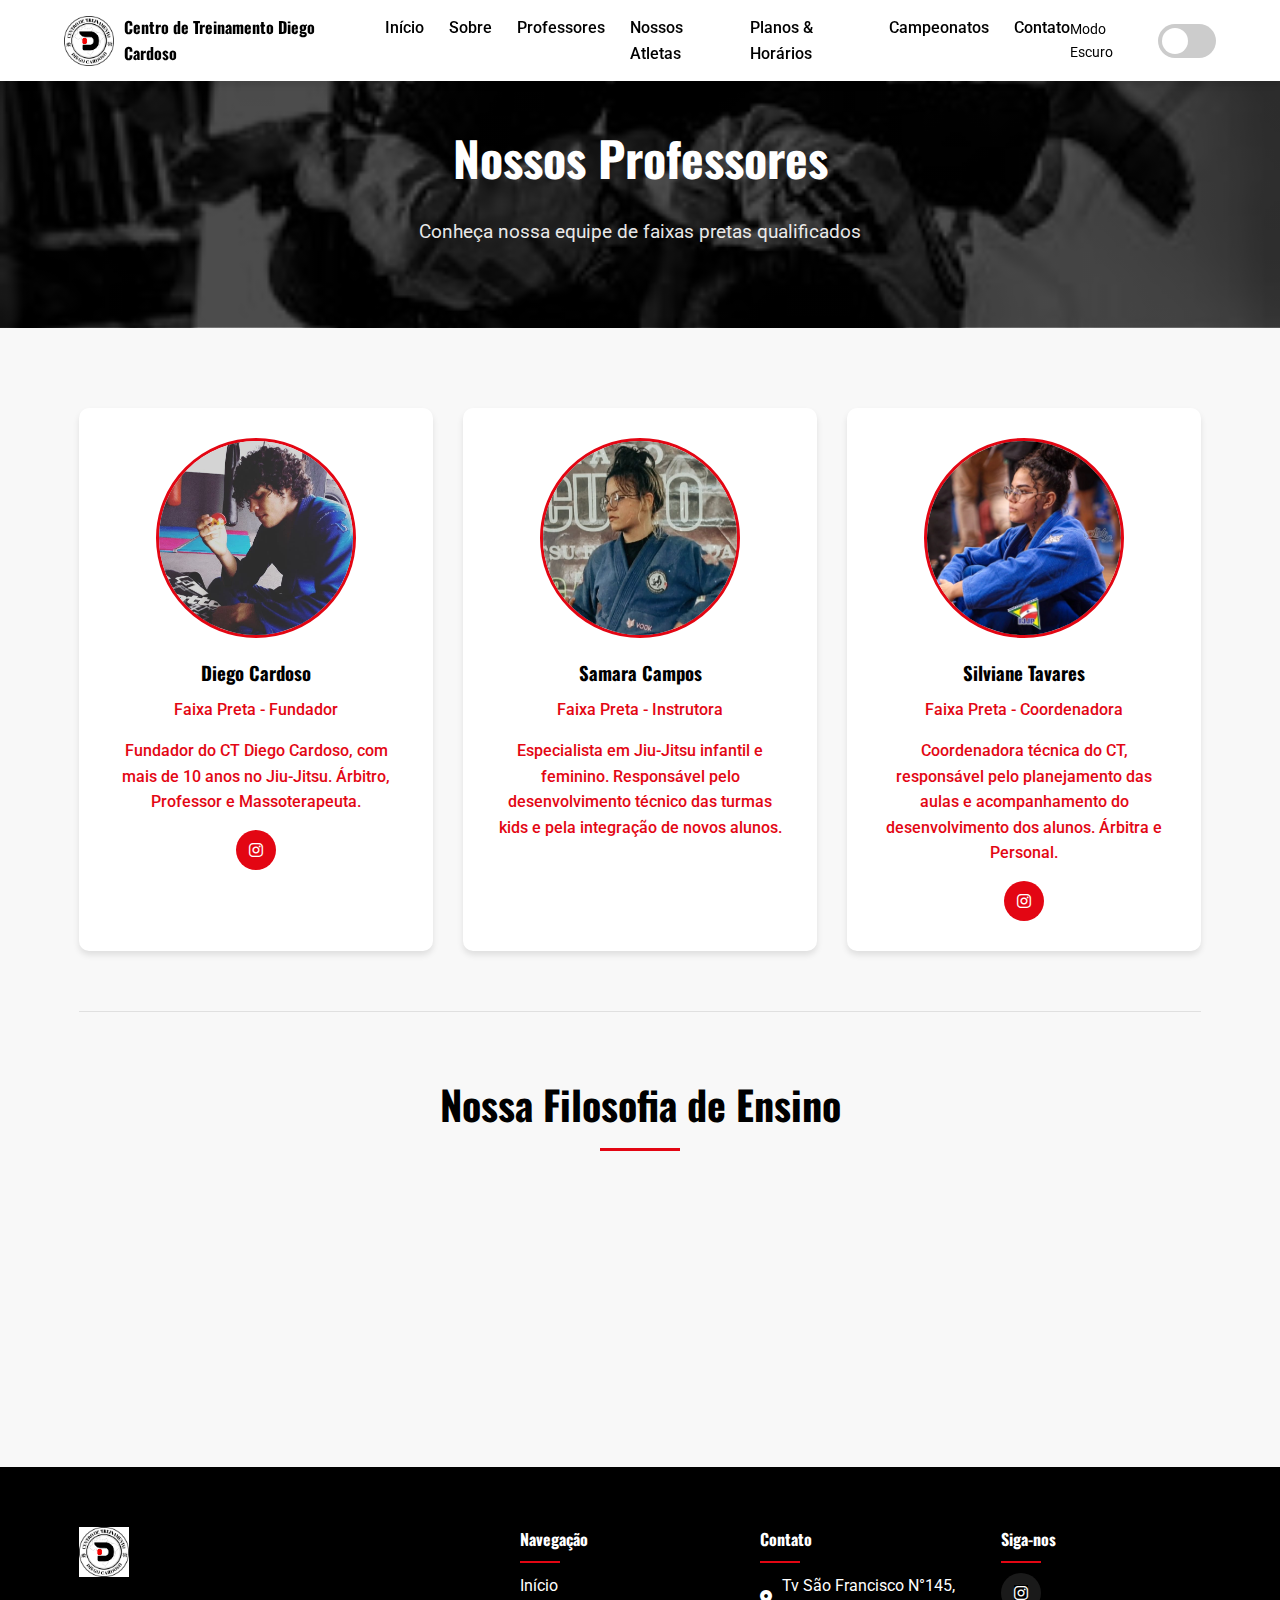
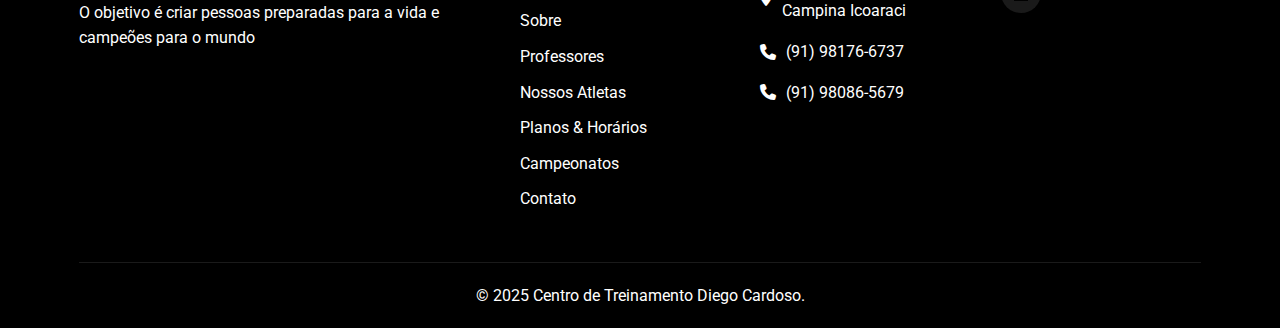
<file: pages/professores.html>
<!DOCTYPE html>
<html lang="pt-BR">
<head>
    <meta charset="UTF-8">
    <meta name="viewport" content="width=device-width, initial-scale=1.0">
    <title>Professores - Centro de Treinamento Diego Cardoso</title>
    <link rel="stylesheet" href="../styles/main.css">
    <link rel="preconnect" href="https://fonts.googleapis.com">
    <link rel="preconnect" href="https://fonts.gstatic.com" crossorigin>
    <link href="https://fonts.googleapis.com/css2?family=Oswald:wght@400;500;600;700&family=Roboto:wght@300;400;500;700&display=swap" rel="stylesheet">
    <link rel="stylesheet" href="https://cdnjs.cloudflare.com/ajax/libs/font-awesome/6.4.0/css/all.min.css">
</head>
<body class="light-theme">
    <header>
        <div class="container">
            <div class="logo">
                <img src="../images/logo/logo.png" alt="Centro de Treinamento Diego Cardoso" id="main-logo">
                <span>Centro de Treinamento Diego Cardoso</span>
            </div>
            <nav>
                <ul>
                    <li><a href="../index.html">Início</a></li>
                    <li><a href="../index.html#about">Sobre</a></li>
                    <li><a href="professores.html">Professores</a></li>
                    <li><a href="nossos_atletas.html">Nossos Atletas</a></li>
                    <li><a href="planos_e_horarios.html">Planos & Horários</a></li>
                    <li><a href="campeonatos.html">Campeonatos</a></li>
                    <li><a href="../index.html#contact">Contato</a></li>
                </ul>
            </nav>
            <div class="theme-switch-wrapper">
                <span class="theme-switch-label">Modo Escuro</span>
                <label class="theme-switch">
                    <input type="checkbox" id="theme-checkbox">
                    <span class="slider round"></span>
                </label>
            </div>
            <div class="menu-toggle">
                <i class="fas fa-bars"></i>
            </div>
        </div>
    </header>

    <section class="hero-internal">
        <div class="container">
            <h1>Nossos Professores</h1>
            <p>Conheça nossa equipe de faixas pretas qualificados</p>
        </div>
    </section>

    <section class="professors">
        <div class="container">
            <div class="professors-grid">
                <div class="professor-card">
                    <div class="professor-image">
                        <img src="../images/funcionarios/professor-diego.jpg" alt="Professor Diego Cardoso">
                    </div>
                    <h3>Diego Cardoso</h3>
                    <p class="professor-belt">Faixa Preta - Fundador</p>
                    <div class="professor-bio">
                        <p>Fundador do CT Diego Cardoso, com mais de 10 anos no Jiu-Jitsu. Árbitro, Professor e Massoterapeuta.</p>
                    </div>
                    <div class="social-links">
                        <a href="https://www.instagram.com/c.cardoso_diego/"><i class="fab fa-instagram"></i></a>
                    </div>
                </div>
                
                <div class="professor-card">
                    <div class="professor-image">
                        <img src="../images/funcionarios/professor-samara.jpg" alt="Professora Samara Cardoso">
                    </div>
                    <h3>Samara Campos</h3>
                    <p class="professor-belt">Faixa Preta - Instrutora</p>
                    <div class="professor-bio">
                        <p>Especialista em Jiu-Jitsu infantil e feminino. Responsável pelo desenvolvimento técnico das turmas kids e pela integração de novos alunos.</p>
                    </div>
                    <div class="social-links">
                        <!-- Link do Instagram (se disponível) -->
                    </div>
                </div>
                
                <div class="professor-card">
                    <div class="professor-image">
                        <img src="../images/funcionarios/professor-silviane.jpg" alt="Professora Silviane Tavares">
                    </div>
                    <h3>Silviane Tavares</h3>
                    <p class="professor-belt">Faixa Preta - Coordenadora</p>
                    <div class="professor-bio">
                        <p>Coordenadora técnica do CT, responsável pelo planejamento das aulas e acompanhamento do desenvolvimento dos alunos. Árbitra e Personal.</p>
                    </div>
                    <div class="social-links">
                        <a href="https://www.instagram.com/silvi._ta/"><i class="fab fa-instagram"></i></a>
                    </div>
                </div>
            </div>
            
            <div class="philosophy-section">
                <h2>Nossa Filosofia de Ensino</h2>
                <div class="philosophy-content">
                    <div class="philosophy-item">
                        <i class="fas fa-heart"></i>
                        <h3>Paixão pelo Esporte</h3>
                        <p>Transmitimos não apenas técnicas, mas o amor pelo Jiu-Jitsu como estilo de vida.</p>
                    </div>
                    <div class="philosophy-item">
                        <i class="fas fa-graduation-cap"></i>
                        <h3>Excelência Técnica</h3>
                        <p>Compromisso com o ensino de alta qualidade e atualização constante.</p>
                    </div>
                    <div class="philosophy-item">
                        <i class="fas fa-users"></i>
                        <h3>Formação Integral</h3>
                        <p>Desenvolvimento físico, mental e social de cada aluno.</p>
                    </div>
                </div>
            </div>
        </div>
    </section>

    <footer>
        <div class="container">
            <div class="footer-content">
                <div class="footer-logo">
                    <img src="../images/logo/logo.png" alt="Centro de Treinamento Diego Cardoso" id="footer-logo">
                    <p>O objetivo é criar pessoas preparadas para a vida e campeões para o mundo</p>
                </div>
                <div class="footer-links">
                    <h4>Navegação</h4>
                    <ul>
                        <li><a href="../index.html">Início</a></li>
                        <li><a href="../index.html#about">Sobre</a></li>
                        <li><a href="professores.html">Professores</a></li>
                        <li><a href="nossos_atletas.html">Nossos Atletas</a></li>
                        <li><a href="planos_e_horarios.html">Planos & Horários</a></li>
                        <li><a href="campeonatos.html">Campeonatos</a></li>
                        <li><a href="../index.html#contact">Contato</a></li>
                    </ul>
                </div>
                <div class="footer-contact">
                    <h4>Contato</h4>
                    <p><i class="fas fa-map-marker-alt"></i> Tv São Francisco N°145, Campina Icoaraci</p>
                    <p><i class="fas fa-phone"></i> (91) 98176-6737</p>
                    <p><i class="fas fa-phone"></i> (91) 98086-5679</p>
                </div>
                <div class="footer-social">
                    <h4>Siga-nos</h4>
                    <div class="social-icons">
                        <a href="https://www.instagram.com/ct_diegocardoso/"><i class="fab fa-instagram"></i></a>
                    </div>
                </div>
            </div>
            <div class="footer-bottom">
                <p>&copy; 2025 Centro de Treinamento Diego Cardoso.</p>
            </div>
        </div>
    </footer>

    <script src="../scripts/main.js"></script>
    <script src="../styles/theme-switcher.js"></script>
</body>
</html>
</file>
<file: styles/main.css>
:root {
    --primary-color: #e30613;
    --secondary-color: #000000;
    --accent-color: #ffffff;
    --text-color: #333333;
    --background-color: #ffffff;
    --card-bg: #f8f8f8;
    --border-color: #e0e0e0;
    --shadow: 0 4px 6px rgba(0, 0, 0, 0.1);
    --transition: all 0.3s ease;
}

.dark-theme {
    --primary-color: #e30613;
    --secondary-color: #ffffff;
    --accent-color: #121212;
    --text-color: #f0f0f0;
    --background-color: #121212;
    --card-bg: #1e1e1e;
    --border-color: #333333;
    --shadow: 0 4px 6px rgba(0, 0, 0, 0.3);
}

* {
    margin: 0;
    padding: 0;
    box-sizing: border-box;
}

body {
    font-family: 'Roboto', sans-serif;
    background-color: var(--background-color);
    color: var(--text-color);
    line-height: 1.6;
    transition: var(--transition);
}

.container {
    width: 90%;
    max-width: 1200px;
    margin: 0 auto;
    padding: 0 15px;
}

/* Header Styles */
header {
    background-color: var(--accent-color);
    box-shadow: var(--shadow);
    position: fixed;
    width: 100%;
    top: 0;
    z-index: 1000;
    transition: var(--transition);
}

header .container {
    display: flex;
    justify-content: space-between;
    align-items: center;
    padding: 15px 0;
}

.logo {
    display: flex;
    align-items: center;
}

.logo img {
    height: 50px;
    margin-right: 10px;
}

.logo span {
    font-family: 'Oswald', sans-serif;
    font-weight: 700;
    color: var(--secondary-color);
    transition: var(--transition);
}

nav ul {
    display: flex;
    list-style: none;
}

nav ul li {
    margin-left: 25px;
}

nav ul li a {
    text-decoration: none;
    color: var(--secondary-color);
    font-weight: 500;
    transition: var(--transition);
    position: relative;
}

nav ul li a:hover {
    color: var(--primary-color);
}

nav ul li a::after {
    content: '';
    position: absolute;
    width: 0;
    height: 2px;
    bottom: -5px;
    left: 0;
    background-color: var(--primary-color);
    transition: var(--transition);
}

nav ul li a:hover::after {
    width: 100%;
}

.theme-switch-wrapper {
    display: flex;
    align-items: center;
}

.theme-switch-label {
    margin-right: 10px;
    font-size: 0.9rem;
    color: var(--secondary-color);
    transition: var(--transition);
}

.theme-switch {
    position: relative;
    display: inline-block;
    width: 60px;
    height: 34px;
}

.theme-switch input {
    opacity: 0;
    width: 0;
    height: 0;
}

.slider {
    position: absolute;
    cursor: pointer;
    top: 0;
    left: 0;
    right: 0;
    bottom: 0;
    background-color: #ccc;
    transition: .4s;
}

.slider:before {
    position: absolute;
    content: "";
    height: 26px;
    width: 26px;
    left: 4px;
    bottom: 4px;
    background-color: white;
    transition: .4s;
}

input:checked + .slider {
    background-color: var(--primary-color);
}

input:checked + .slider:before {
    transform: translateX(26px);
}

.slider.round {
    border-radius: 34px;
}

.slider.round:before {
    border-radius: 50%;
}

.menu-toggle {
    display: none;
    font-size: 1.5rem;
    cursor: pointer;
    color: var(--secondary-color);
    transition: var(--transition);
}

/* Hero Section - Versão Aprimorada */
.hero {
    background: linear-gradient(rgba(0, 0, 0, 0.6), rgba(0, 0, 0, 0.6)), url(../images/background.jpg);
    background-size: cover;
    background-position: center;
    background-repeat: no-repeat;
    background-attachment: fixed;
    min-height: 100vh;
    display: flex;
    align-items: center;
    justify-content: center;
    position: relative;
    padding: 2rem;
    color: white;
}

/* Fallback para caso a imagem não carregue */
.hero:before {
    content: '';
    position: absolute;
    top: 0;
    left: 0;
    width: 100%;
    height: 100%;
    background: linear-gradient(135deg, #2c3e50, #1a2530);
    z-index: -1;
}

.hero-overlay {
    width: 100%;
    height: 100%;
    position: absolute;
    top: 0;
    left: 0;
    background: var(--overlay-color, rgba(0, 0, 0, 0.6));
    z-index: 0;
}

.hero-content {
    position: relative;
    z-index: 1;
    max-width: 1200px;
    width: 100%;
    text-align: center;
    animation: fadeInUp 1s ease-out;
}

.hero h1 {
    font-family: 'Oswald', sans-serif;
    font-size: clamp(2.5rem, 5vw, 4.5rem);
    margin-bottom: 1.5rem;
    text-transform: uppercase;
    letter-spacing: 2px;
    line-height: 1.2;
    text-shadow: 2px 2px 4px rgba(0, 0, 0, 0.5);
}

.hero p {
    font-size: clamp(1.1rem, 2.5vw, 1.8rem);
    margin-bottom: 2.5rem;
    max-width: 800px;
    margin-left: auto;
    margin-right: auto;
    line-height: 1.6;
    font-weight: 300;
}

.hero-buttons {
    display: flex;
    gap: 1.5rem;
    justify-content: center;
    flex-wrap: wrap;
}

.btn {
    display: inline-block;
    padding: 1rem 2.5rem;
    border-radius: 5px;
    text-decoration: none;
    font-weight: 600;
    text-transform: uppercase;
    transition: var(--transition);
    cursor: pointer;
    border: none;
    font-size: 1rem;
    letter-spacing: 1px;
    box-shadow: 0 4px 6px rgba(0, 0, 0, 0.1);
}

.btn-primary {
    background-color: var(--primary-color, #d9121f);
    color: white;
}

.btn-primary:hover {
    background-color: #c10510;
    transform: translateY(-3px);
    box-shadow: 0 10px 20px rgba(0, 0, 0, 0.2);
}

.btn-outline {
    background-color: transparent;
    border: 2px solid var(--primary-color, #d9121f);
    color: var(--primary-color, #d9121f);
}

.btn-outline:hover {
    background-color: var(--primary-color, #d9121f);
    color: white;
    transform: translateY(-3px);
}

/* Estados de foco para acessibilidade */
.btn:focus {
    outline: 3px solid rgba(217, 18, 31, 0.4);
    outline-offset: 2px;
}

/* Animações */
@keyframes fadeInUp {
    from {
        opacity: 0;
        transform: translateY(30px);
    }
    to {
        opacity: 1;
        transform: translateY(0);
    }
}

/* Responsividade para dispositivos móveis */
@media screen and (max-width: 768px) {
    .hero {
        background-attachment: scroll;
        padding: 1.5rem;
        text-align: center;
    }
    
    .hero-buttons {
        flex-direction: column;
        align-items: center;
    }
    
    .btn {
        width: 100%;
        max-width: 300px;
        text-align: center;
    }
}

@media screen and (max-width: 480px) {
    .hero h1 {
        font-size: 2.2rem;
        margin-bottom: 1rem;
    }
    
    .hero p {
        font-size: 1.1rem;
        margin-bottom: 2rem;
    }
    
    .btn {
        padding: 0.875rem 1.5rem;
        font-size: 0.9rem;
    }
}
/* Section Styles */
section {
    padding: 80px 0;
}

h2 {
    font-family: 'Oswald', sans-serif;
    font-size: 2.5rem;
    text-align: center;
    margin-bottom: 50px;
    color: var(--secondary-color);
    transition: var(--transition);
    position: relative;
}

h2::after {
    content: '';
    position: absolute;
    width: 80px;
    height: 3px;
    background-color: var(--primary-color);
    bottom: -15px;
    left: 50%;
    transform: translateX(-50%);
}

/* About Section */
.about-content {
    display: grid;
    grid-template-columns: 1fr 1fr;
    gap: 40px;
    align-items: center;
}

.about-text p {
    margin-bottom: 20px;
    font-size: 1.1rem;
}

.features {
    display: grid;
    grid-template-columns: repeat(3, 1fr);
    gap: 20px;
    margin-top: 30px;
}

.feature {
    text-align: center;
    padding: 20px;
    background-color: var(--card-bg);
    border-radius: 5px;
    transition: var(--transition);
    box-shadow: var(--shadow);
}

.feature:hover {
    transform: translateY(-5px);
}

.feature i {
    font-size: 2.5rem;
    color: var(--primary-color);
    margin-bottom: 15px;
}

.feature h3 {
    margin-bottom: 10px;
    font-family: 'Oswald', sans-serif;
}

.about-image img {
    width: 100%;
    border-radius: 10px;
    box-shadow: var(--shadow);
}

/* Schedule Section */
.schedule {
    background-color: var(--card-bg);
    transition: var(--transition);
}

.schedule-container {
    max-width: 800px;
    margin: 0 auto;
}

.schedule-day {
    background-color: var(--accent-color);
    padding: 30px;
    border-radius: 10px;
    box-shadow: var(--shadow);
    transition: var(--transition);
}

.schedule-day h3 {
    text-align: center;
    margin-bottom: 30px;
    color: var(--primary-color);
    font-family: 'Oswald', sans-serif;
}

.schedule-items {
    display: grid;
    grid-template-columns: 1fr 1fr;
    gap: 20px;
}

.schedule-item {
    display: flex;
    justify-content: space-between;
    padding: 15px;
    background-color: var(--card-bg);
    border-radius: 5px;
    transition: var(--transition);
}

.schedule-item:hover {
    transform: translateY(-3px);
    box-shadow: var(--shadow);
}

.time {
    font-weight: 700;
    color: var(--primary-color);
}

/* Pricing Section */
.pricing-cards {
    display: grid;
    grid-template-columns: repeat(3, 1fr);
    gap: 30px;
}

.pricing-card {
    background-color: var(--accent-color);
    padding: 40px 30px;
    border-radius: 10px;
    text-align: center;
    box-shadow: var(--shadow);
    transition: var(--transition);
    position: relative;
    overflow: hidden;
}

.pricing-card:hover {
    transform: translateY(-10px);
}

.pricing-card.featured {
    border: 2px solid var(--primary-color);
    transform: scale(1.05);
}

.pricing-card.featured:hover {
    transform: scale(1.05) translateY(-10px);
}

.pricing-card h3 {
    font-family: 'Oswald', sans-serif;
    margin-bottom: 20px;
    color: var(--secondary-color);
    transition: var(--transition);
}

.price {
    font-size: 2.5rem;
    font-weight: 700;
    color: var(--primary-color);
    margin-bottom: 20px;
}

.price span {
    font-size: 1rem;
    font-weight: 400;
}

.pricing-card ul {
    list-style: none;
    margin-bottom: 30px;
}

.pricing-card ul li {
    padding: 10px 0;
    border-bottom: 1px solid var(--border-color);
}

.pricing-card ul li:last-child {
    border-bottom: none;
}

/* Professors Section */
.professors {
    background-color: var(--card-bg);
    transition: var(--transition);
}

.professors-grid {
    display: grid;
    grid-template-columns: repeat(3, 1fr);
    gap: 30px;
}

.professor-card {
    background-color: var(--accent-color);
    padding: 30px;
    border-radius: 10px;
    text-align: center;
    box-shadow: var(--shadow);
    transition: var(--transition);
}

.professor-card:hover {
    transform: translateY(-10px);
}

.professor-image {
    width: 200px;
    height: 200px;
    border-radius: 50%;
    overflow: hidden;
    margin: 0 auto 20px;
    border: 3px solid var(--primary-color);
}

.professor-image img {
    width: 100%;
    height: 100%;
    object-fit: cover;
    transition: var(--transition);
}

.professor-card:hover .professor-image img {
    transform: scale(1.1);
}

.professor-card h3 {
    font-family: 'Oswald', sans-serif;
    margin-bottom: 10px;
    color: var(--secondary-color);
    transition: var(--transition);
}

.professor-card p {
    margin-bottom: 15px;
    color: var(--primary-color);
    font-weight: 500;
}

.social-links {
    display: flex;
    justify-content: center;
    gap: 15px;
}

.social-links a {
    display: inline-flex;
    align-items: center;
    justify-content: center;
    width: 40px;
    height: 40px;
    border-radius: 50%;
    background-color: var(--primary-color);
    color: white;
    text-decoration: none;
    transition: var(--transition);
}

.social-links a:hover {
    transform: translateY(-3px);
    background-color: var(--secondary-color);
}

/* Benefits Section */
.benefits-grid {
    display: grid;
    grid-template-columns: repeat(3, 1fr);
    gap: 30px;
}

.benefit-item {
    background-color: var(--accent-color);
    padding: 30px;
    border-radius: 10px;
    text-align: center;
    box-shadow: var(--shadow);
    transition: var(--transition);
}

.benefit-item:hover {
    transform: translateY(-10px);
}

.benefit-icon {
    width: 80px;
    height: 80px;
    border-radius: 50%;
    background-color: var(--primary-color);
    display: flex;
    align-items: center;
    justify-content: center;
    margin: 0 auto 20px;
    transition: var(--transition);
}

.benefit-item:hover .benefit-icon {
    transform: rotateY(180deg);
}

.benefit-icon i {
    font-size: 2rem;
    color: white;
}

.benefit-item h3 {
    font-family: 'Oswald', sans-serif;
    margin-bottom: 15px;
    color: var(--secondary-color);
    transition: var(--transition);
}

/* Contact Section */
.contact-content {
    display: grid;
    grid-template-columns: 1fr 1fr;
    gap: 40px;
}

.contact-info h3,
.contact-form h3 {
    font-family: 'Oswald', sans-serif;
    margin-bottom: 20px;
    color: var(--secondary-color);
    transition: var(--transition);
}

.contact-item {
    display: flex;
    align-items: center;
    margin-bottom: 20px;
}

.contact-item i {
    font-size: 1.2rem;
    color: var(--primary-color);
    margin-right: 15px;
}

.map {
    margin-top: 30px;
    border-radius: 10px;
    overflow: hidden;
    box-shadow: var(--shadow);
}

.contact-form {
    background-color: var(--card-bg);
    padding: 30px;
    border-radius: 10px;
    box-shadow: var(--shadow);
    transition: var(--transition);
}

.form-group {
    margin-bottom: 20px;
}

.form-group input,
.form-group textarea {
    width: 100%;
    padding: 15px;
    border: 1px solid var(--border-color);
    border-radius: 5px;
    background-color: var(--accent-color);
    color: var(--text-color);
    transition: var(--transition);
}

.form-group input:focus,
.form-group textarea:focus {
    outline: none;
    border-color: var(--primary-color);
}

/* Footer */
footer {
    background-color: #000000;
    color: white;
    padding: 60px 0 20px;
}

.footer-content {
    display: grid;
    grid-template-columns: 2fr 1fr 1fr 1fr;
    gap: 40px;
    margin-bottom: 40px;
}

.footer-logo img {
    height: 60px;
    margin-bottom: 15px;
}

.footer-logo p {
    margin-bottom: 20px;
    color: #ffffff;
}

.footer-links h4,
.footer-contact h4,
.footer-social h4 {
    font-family: 'Oswald', sans-serif;
    margin-bottom: 20px;
    position: relative;
    color: #ffffff;
}

.footer-links h4::after,
.footer-contact h4::after,
.footer-social h4::after {
    content: '';
    position: absolute;
    width: 40px;
    height: 2px;
    background-color: #e30613; /* Vermelho da academia */
    bottom: -10px;
    left: 0;
}

.footer-links ul {
    list-style: none;
}

.footer-links ul li {
    margin-bottom: 10px;
}

.footer-links ul li a {
    color: #ffffff;
    text-decoration: none;
    transition: var(--transition);
}

.footer-links ul li a:hover {
    color: #e30613; /* Vermelho da academia */
    padding-left: 5px;
}

.footer-contact p {
    display: flex;
    align-items: center;
    margin-bottom: 15px;
    color: #ffffff;
}

.footer-contact i {
    margin-right: 10px;
    color: #e30613; /* Vermelho da academia */
}

.social-icons {
    display: flex;
    gap: 15px;
}

.social-icons a {
    display: inline-flex;
    align-items: center;
    justify-content: center;
    width: 40px;
    height: 40px;
    border-radius: 50%;
    background-color: rgba(255, 255, 255, 0.1);
    color: white;
    text-decoration: none;
    transition: var(--transition);
}

.social-icons a:hover {
    background-color: #e30613; /* Vermelho da academia */
    transform: translateY(-3px);
}

.footer-bottom {
    text-align: center;
    padding-top: 20px;
    border-top: 1px solid rgba(255, 255, 255, 0.1);
    color: #ffffff;
}

.dark-theme footer,
.dark-theme .footer-content,
.dark-theme .footer-links h4,
.dark-theme .footer-contact h4,
.dark-theme .footer-social h4,
.dark-theme .footer-links ul li a,
.dark-theme .footer-contact p,
.dark-theme .footer-bottom {
    background-color: #000000 !important;
    color: #ffffff !important;
}
/* Animations */
.animate-fade-in {
    animation: fadeIn 1s ease forwards;
}

.animate-fade-in-delay {
    animation: fadeIn 1s ease 0.5s forwards;
    opacity: 0;
}

.animate-fade-in-delay-2 {
    animation: fadeIn 1s ease 1s forwards;
    opacity: 0;
}

@keyframes fadeIn {
    from {
        opacity: 0;
        transform: translateY(20px);
    }
    to {
        opacity: 1;
        transform: translateY(0);
    }
}

/* Responsive Design */
@media (max-width: 1024px) {
    .features,
    .pricing-cards,
    .professors-grid,
    .benefits-grid {
        grid-template-columns: repeat(2, 1fr);
    }
    
    .footer-content {
        grid-template-columns: 1fr 1fr;
    }
}

@media (max-width: 768px) {
    .menu-toggle {
        display: block;
    }
    
    nav ul {
        position: fixed;
        top: 80px;
        left: -100%;
        width: 100%;
        height: calc(100vh - 80px);
        background-color: var(--accent-color);
        flex-direction: column;
        align-items: center;
        justify-content: center;
        transition: var(--transition);
    }
    
    nav ul.active {
        left: 0;
    }
    
    nav ul li {
        margin: 15px 0;
    }
    
    .hero h1 {
        font-size: 2.5rem;
    }
    
    .about-content,
    .contact-content {
        grid-template-columns: 1fr;
    }
    
    .schedule-items {
        grid-template-columns: 1fr;
    }
}

@media (max-width: 576px) {
    .features,
    .pricing-cards,
    .professors-grid,
    .benefits-grid {
        grid-template-columns: 1fr;
    }
    
    .footer-content {
        grid-template-columns: 1fr;
    }
    
    .hero h1 {
        font-size: 2rem;
    }
    
    h2 {
        font-size: 2rem;
    }
}
/* Adicione estas regras ao final do arquivo main.css existente */

/* Hero para páginas internas */
.hero-internal {
    background: linear-gradient(rgba(0, 0, 0, 0.7), rgba(0, 0, 0, 0.7)), url('../images/background.jpg');
    background-size: cover;
    background-position: center;
    padding: 120px 0 80px;
    text-align: center;
    color: white;
}

.hero-internal h1 {
    font-family: 'Oswald', sans-serif;
    font-size: 3rem;
    margin-bottom: 20px;
}

.hero-internal p {
    font-size: 1.2rem;
    opacity: 0.9;
}

/* Botões de CTA na seção sobre */
.cta-buttons {
    display: flex;
    gap: 20px;
    margin-top: 30px;
    flex-wrap: wrap;
}

/* Seção de filosofia */
.philosophy-section {
    margin-top: 60px;
    padding-top: 60px;
    border-top: 1px solid var(--border-color);
}

.philosophy-content {
    display: grid;
    grid-template-columns: repeat(auto-fit, minmax(250px, 1fr));
    gap: 30px;
    margin-top: 40px;
}

.philosophy-item {
    text-align: center;
    padding: 30px;
    background: var(--accent-color);
    border-radius: 10px;
    transition: var(--transition);
}

.philosophy-item:hover {
    transform: translateY(-10px);
}

.philosophy-item i {
    font-size: 2.5rem;
    color: var(--primary-color);
    margin-bottom: 20px;
}

/* Estilos para páginas internas */
.internal-page section {
    padding: 60px 0;
}

/* Responsividade adicional */
@media (max-width: 768px) {
    .cta-buttons {
        flex-direction: column;
    }
    
    .hero-internal h1 {
        font-size: 2.5rem;
    }
    
    .hero-internal {
        padding: 100px 0 60px;
    }
}

/* Ajustes para o rodapé em todas as páginas */
footer {
    background-color: #000000 !important;
}

footer * {
    background-color: #000000 !important;
    color: #ffffff !important;
}

.dark-theme footer,
.dark-theme .footer-content,
.dark-theme .footer-links h4,
.dark-theme .footer-contact h4,
.dark-theme .footer-social h4,
.dark-theme .footer-links ul li a,
.dark-theme .footer-contact p,
.dark-theme .footer-bottom {
    background-color: #000000 !important;
    color: #ffffff !important;
}

/* Garantir que os links do rodapé fiquem brancos */
.footer-links ul li a {
    color: #ffffff !important;
}

.footer-links ul li a:hover {
    color: #e30613 !important;
}

/* Ajustar cores dos ícones sociais no rodapé */
.footer-social .social-icons a {
    background-color: rgba(255, 255, 255, 0.1) !important;
    color: white !important;
}

.footer-social .social-icons a:hover {
    background-color: #e30613 !important;
    color: white !important;
}
/* Adicione ao final do main.css */

/* Transição suave para troca de logo */
.logo img,
.footer-logo img {
    transition: opacity 0.3s ease;
}

/* Ajuste para garantir que o rodapé fique sempre preto */
footer {
    background-color: #000000 !important;
    color: #ffffff !important;
}

footer * {
    color: #ffffff !important;
}

/* Links do rodapé */
.footer-links ul li a {
    color: #ffffff !important;
}

.footer-links ul li a:hover {
    color: #e30613 !important;
}

/* Icones sociais no rodapé */
.footer-social .social-icons a {
    background-color: rgba(255, 255, 255, 0.1) !important;
    color: white !important;
}

.footer-social .social-icons a:hover {
    background-color: #e30613 !important;
}

/* Sobrescrever qualquer estilo do tema para o rodapé */
.dark-theme footer,
.dark-theme .footer-content,
.dark-theme .footer-links h4,
.dark-theme .footer-contact h4,
.dark-theme .footer-social h4,
.dark-theme .footer-links ul li a,
.dark-theme .footer-contact p,
.dark-theme .footer-bottom,
.light-theme footer,
.light-theme .footer-content,
.light-theme .footer-links h4,
.light-theme .footer-contact h4,
.light-theme .footer-social h4,
.light-theme .footer-links ul li a,
.light-theme .footer-contact p,
.light-theme .footer-bottom {
    background-color: #000000 !important;
    color: #ffffff !important;
}
/* Adicione estas regras ao final do arquivo main.css */

/* ============================================
   RESPONSIVIDADE PARA MOBILE - CORREÇÕES
   ============================================ */

@media (max-width: 768px) {
    /* Ajuste do header para mobile */
    header .container {
        flex-wrap: wrap;
        position: relative;
        padding: 10px 0;
    }
    
    .logo {
        flex: 1;
        min-width: 200px;
    }
    
    .logo span {
        font-size: 0.9rem;
    }
    
    /* Ajuste do theme-switch-wrapper para mobile */
    .theme-switch-wrapper {
        order: 3;
        width: 100%;
        justify-content: center;
        margin-top: 15px;
        padding: 10px 0;
        border-top: 1px solid var(--border-color);
        display: flex !important;
        align-items: center;
    }
    
    /* Menu toggle - ajuste de posição */
    .menu-toggle {
        order: 2;
        margin-left: auto;
        padding: 5px;
        z-index: 1001; /* Menor que o switch de tema */
    }
    
    /* Ajuste do switch para mobile */
    .theme-switch {
        position: relative;
        z-index: 1000; /* Maior que menu toggle */
    }
    
    /* Nav menu para mobile */
    nav ul {
        position: fixed;
        top: 70px; /* Ajustado para evitar sobreposição */
        left: -100%;
        width: 100%;
        height: calc(100vh - 70px);
        background-color: var(--accent-color);
        flex-direction: column;
        align-items: center;
        justify-content: flex-start;
        padding-top: 20px;
        transition: var(--transition);
        z-index: 999;
        overflow-y: auto;
    }
    
    nav ul.active {
        left: 0;
    }
    
    nav ul li {
        margin: 10px 0;
        width: 100%;
        text-align: center;
    }
    
    nav ul li a {
        display: block;
        padding: 12px;
        font-size: 1.1rem;
    }
    
    /* Ajuste do hero para mobile */
    .hero h1 {
        font-size: 2rem;
        padding: 0 10px;
    }
    
    .hero p {
        font-size: 1.1rem;
    }
    
    /* Ajuste de espaçamento para evitar sobreposição */
    .container {
        padding: 0 15px;
    }
}

/* Para telas muito pequenas (celulares menores) */
@media (max-width: 480px) {
    .logo {
        min-width: 150px;
    }
    
    .logo img {
        height: 40px;
    }
    
    .logo span {
        font-size: 0.8rem;
    }
    
    .menu-toggle {
        font-size: 1.3rem;
        margin-left: 10px;
    }
    
    /* Ajuste do theme switch para telas muito pequenas */
    .theme-switch {
        width: 50px;
        height: 28px;
    }
    
    .theme-switch .slider:before {
        height: 20px;
        width: 20px;
    }
    
    input:checked + .slider:before {
        transform: translateX(22px);
    }
    
    .theme-switch-label {
        font-size: 0.8rem;
        margin-right: 8px;
    }
    
    /* Hero adjustments */
    .hero h1 {
        font-size: 1.8rem;
    }
    
    .hero p {
        font-size: 1rem;
    }
    
    /* Ajuste de padding para evitar toques acidentais */
    .btn {
        padding: 12px 20px;
        margin: 5px 0;
    }
}

/* Para tablets em modo retrato */
@media (min-width: 481px) and (max-width: 768px) {
    .logo span {
        display: none; /* Esconder texto da logo em tablets para economizar espaço */
    }
    
    .theme-switch-wrapper {
        padding: 8px 0;
        margin-top: 10px;
    }
    
    nav ul {
        top: 80px;
        height: calc(100vh - 80px);
    }
}

/* Garantir que o menu não sobreponha o switch em estado ativo */
body.menu-active .theme-switch-wrapper {
    z-index: 1002;
}

/* Adicione também estas regras gerais para melhorar o layout */
@media (max-width: 768px) {
    /* Ajuste geral de espaçamento */
    section {
        padding: 50px 0;
    }
    
    h2 {
        font-size: 2rem;
        margin-bottom: 30px;
    }
    
    /* Ajuste de cards para mobile */
    .pricing-cards,
    .professors-grid,
    .benefits-grid {
        grid-template-columns: 1fr;
        gap: 20px;
    }
    
    .pricing-card.featured {
        transform: scale(1);
    }
    
    .pricing-card.featured:hover {
        transform: scale(1) translateY(-10px);
    }
    
    /* Ajuste da seção about */
    .about-content {
        grid-template-columns: 1fr;
        gap: 30px;
    }
    
    .features {
        grid-template-columns: 1fr;
        gap: 15px;
    }
    
    /* Ajuste do schedule */
    .schedule-items {
        grid-template-columns: 1fr;
    }
    
    /* Ajuste do contact */
    .contact-content {
        grid-template-columns: 1fr;
        gap: 30px;
    }
    
    .map iframe {
        height: 250px;
    }
    
    /* Footer adjustments */
    .footer-content {
        grid-template-columns: 1fr;
        gap: 30px;
    }
}
</file>
